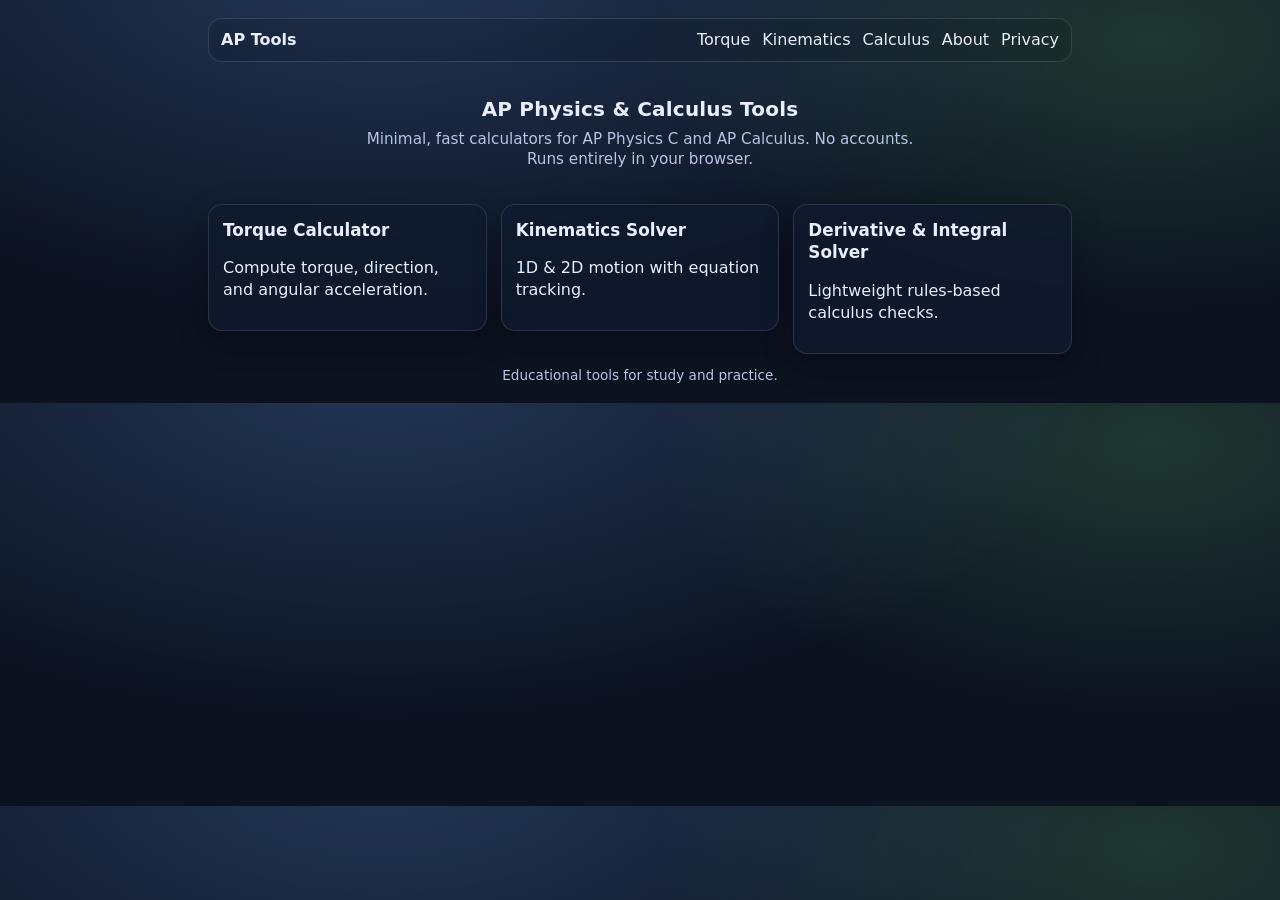
<file: index.html>
<!doctype html>
<html lang="en">
<head>
  <script async src="https://pagead2.googlesyndication.com/pagead/js/adsbygoogle.js?client=ca-pub-4190114655476686"
     crossorigin="anonymous"></script>
  
  <meta charset="utf-8" />
  <meta name="viewport" content="width=device-width, initial-scale=1" />

  <title>AP Tools</title>
  <meta name="description" content="Lightweight AP Physics C and AP Calculus tools: torque, kinematics, and derivative/integral practice solvers—fast, browser-only, no logins." />
  <link rel="canonical" href="https://yellown42.github.io/" />

  <!-- Open Graph -->
  <meta property="og:title" content="AP Tools" />
  <meta property="og:description" content="Lightweight AP Physics C and AP Calculus tools: torque, kinematics, and derivative/integral practice solvers—fast, browser-only, no logins." />
  <meta property="og:type" content="website" />
  <meta property="og:url" content="https://yellown42.github.io/" />

  <!-- Twitter -->
  <meta name="twitter:card" content="summary" />

  <!-- Theme -->
  <meta name="theme-color" content="#0b1220" />

  <!-- Favicons (see notes below) -->
  <link rel="icon" href="/assets/favicon.ico" sizes="any">
  <link rel="icon" href="/assets/favicon.svg" type="image/svg+xml">
  <link rel="apple-touch-icon" href="/assets/apple-touch-icon.png">

  <link rel="stylesheet" href="/assets/site.css" />
  <script src="/assets/site.js" defer></script>
</head>


<body>
  <div class="wrap">
    <!-- NAV -->
    <nav class="nav">
      <a class="brand" href="/">AP Tools</a>
      <div class="links">
        <a href="/torque-calculator/">Torque</a>
        <a href="/kinematics-solver/">Kinematics</a>
        <a href="/calculus-solver/">Calculus</a>
        <a href="/about/">About</a>
        <a href="/privacy-policy/">Privacy</a>
      </div>
    </nav>

    <!-- Hero -->
    <header class ="landing">
      <h1>AP Physics & Calculus Tools</h1>
      <p class="sub">
        Minimal, fast calculators for AP Physics C and AP Calculus.
        No accounts. Runs entirely in your browser.
      </p>
    </header>

    <!-- Tool links -->
    <section class="grid landing">
      <a class="card" href="/torque-calculator/">
        <h2>Torque Calculator</h2>
        <p>Compute torque, direction, and angular acceleration.</p>
      </a>

      <a class="card" href="/kinematics-solver/">
        <h2>Kinematics Solver</h2>
        <p>1D & 2D motion with equation tracking.</p>
      </a>

      <a class="card" href="/calculus-solver/">
        <h2>Derivative & Integral Solver</h2>
        <p>Lightweight rules-based calculus checks.</p>
      </a>
    </section>

    <footer>
      Educational tools for study and practice.
    </footer>
  </div>
</body>
</html>
</file>
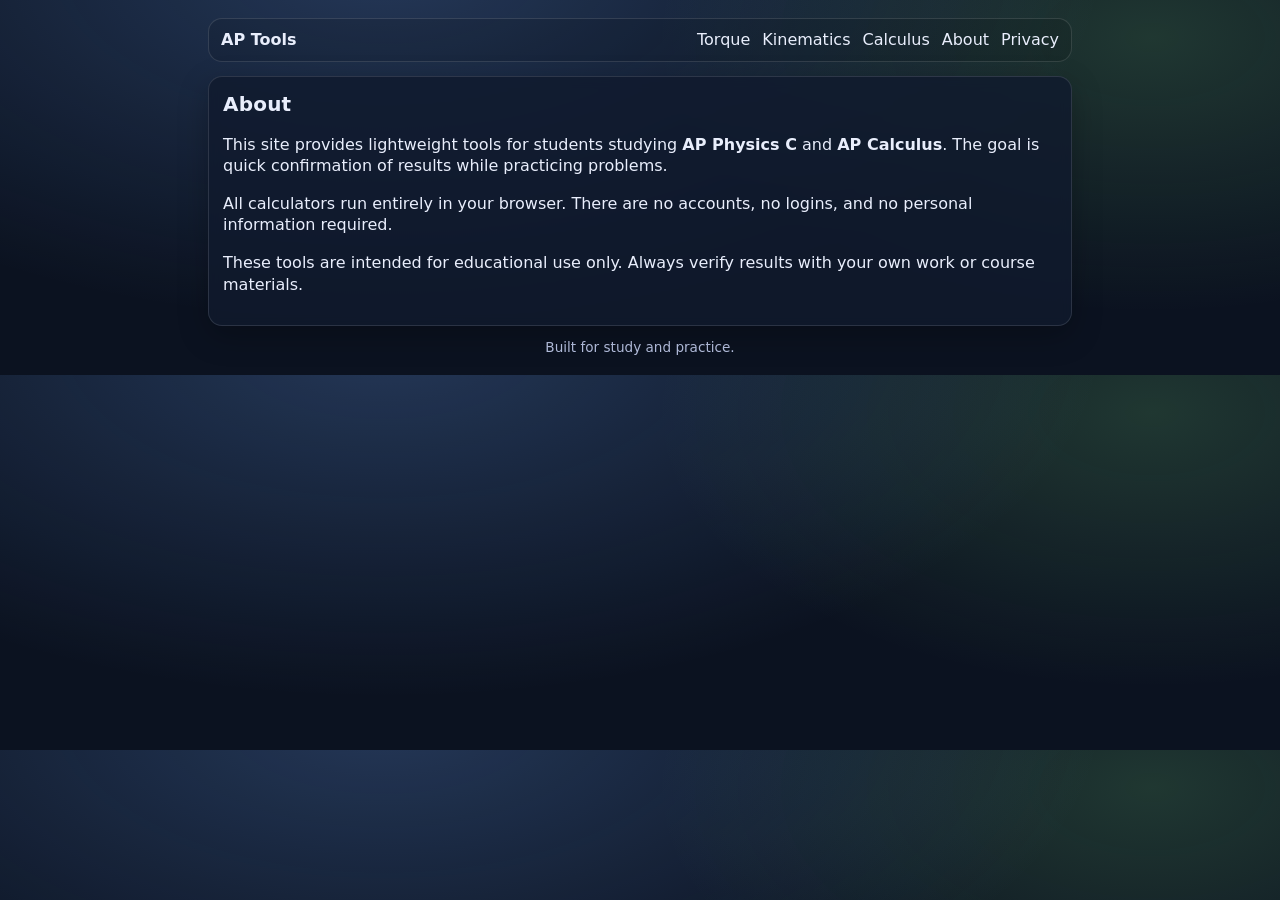
<file: about/index.html>
<!doctype html>
<html lang="en">
<head>
  <meta charset="utf-8" />
  <meta name="viewport" content="width=device-width, initial-scale=1" />

  <title>About | AP Tools</title>
  <meta name="description" content="About AP Tools: lightweight, browser-only calculators for AP Physics C and AP Calculus—no accounts, no tracking." />
  <link rel="canonical" href="https://yellown42.github.io/about/" />

  <!-- Open Graph -->
  <meta property="og:title" content="About | AP Tools" />
  <meta property="og:description" content="Learn what AP Tools is and what it supports: lightweight, browser-only calculators for AP Physics C and AP Calculus." />
  <meta property="og:type" content="website" />
  <meta property="og:url" content="https://yellown42.github.io/about/" />

  <!-- Twitter -->
  <meta name="twitter:card" content="summary" />

  <!-- Theme -->
  <meta name="theme-color" content="#0b1220" />

  <!-- Favicons -->
  <link rel="icon" href="/assets/favicon.ico" sizes="any">
  <link rel="icon" href="/assets/favicon.svg" type="image/svg+xml">
  <link rel="apple-touch-icon" href="/assets/apple-touch-icon.png">

  <link rel="stylesheet" href="/assets/site.css" />
</head>


<body>
  <div class="wrap">
    <nav class="nav">
      <a class="brand" href="/">AP Tools</a>
      <div class="links">
        <a href="/torque-calculator/">Torque</a>
        <a href="/kinematics-solver/">Kinematics</a>
        <a href="/calculus-solver/">Calculus</a>
        <a href="/about/">About</a>
        <a href="/privacy-policy/">Privacy</a>
      </div>
    </nav>

    <section class="card">
      <h1>About</h1>

      <p>
        This site provides lightweight tools for students studying
        <strong>AP Physics C</strong> and <strong>AP Calculus</strong>.
        The goal is quick confirmation of results while practicing problems.
      </p>

      <p>
        All calculators run entirely in your browser.
        There are no accounts, no logins, and no personal information required.
      </p>

      <p>
        These tools are intended for educational use only.
        Always verify results with your own work or course materials.
      </p>
    </section>

    <footer>
      Built for study and practice.
    </footer>
  </div>

  <script src="/assets/site.js"></script>
</body>
</html>
</file>
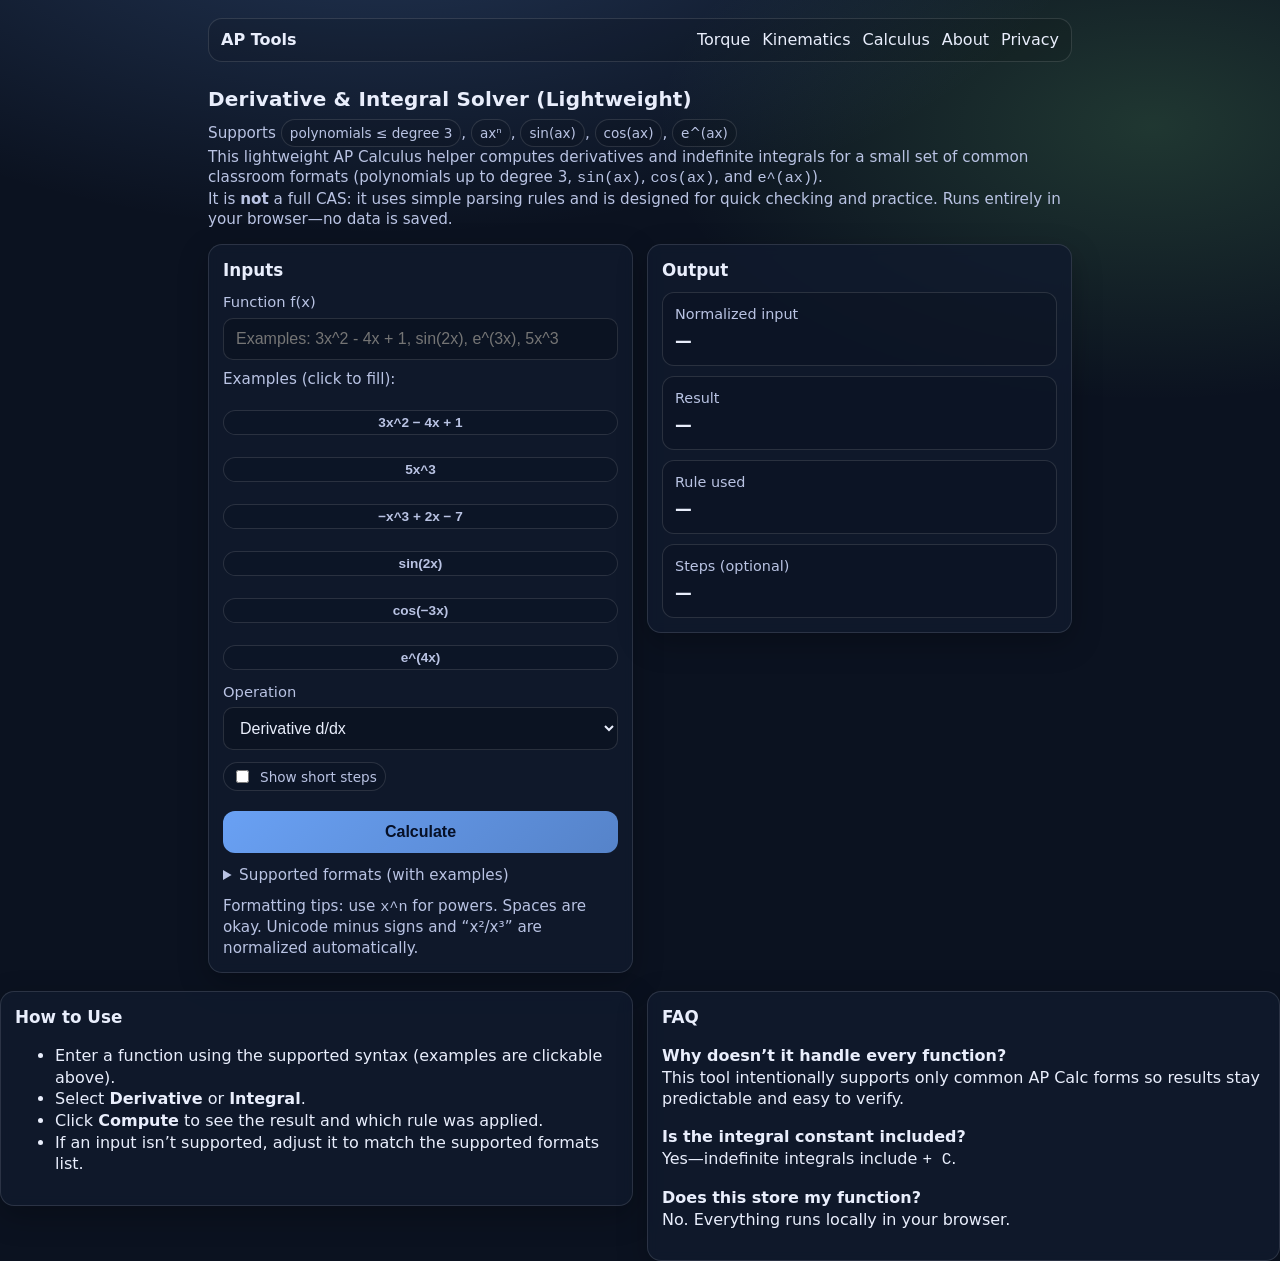
<file: calculus-solver/index.html>
<!doctype html>
<html lang="en">
<head>
  <meta charset="utf-8" />
  <meta name="viewport" content="width=device-width, initial-scale=1" />

  <title>AP Calculus — Derivative & Integral (Lightweight)</title>
  <meta name="description" content="Lightweight AP Calculus derivative and integral solver for polynomials (≤ degree 3) plus sin(ax), cos(ax), and e^(ax). Regex-based, not a full CAS." />
  <link rel="canonical" href="https://yellown42.github.io/calculus-solver/" />

  <!-- Open Graph -->
  <meta property="og:title" content="AP Calculus — Derivative & Integral (Lightweight)" />
  <meta property="og:description" content="Derivatives and integrals for simple AP Calc formats (polynomials ≤3, sin(ax), cos(ax), e^(ax)). Fast, browser-only." />
  <meta property="og:type" content="website" />
  <meta property="og:url" content="https://yellown42.github.io/calculus-solver/" />

  <!-- Twitter -->
  <meta name="twitter:card" content="summary" />

  <!-- Theme -->
  <meta name="theme-color" content="#0b1220" />

  <!-- Favicons -->
  <link rel="icon" href="/assets/favicon.ico" sizes="any">
  <link rel="icon" href="/assets/favicon.svg" type="image/svg+xml">
  <link rel="apple-touch-icon" href="/assets/apple-touch-icon.png">

  <link rel="stylesheet" href="/assets/site.css" />
  <script src="/assets/site.js" defer></script>
</head>


<body>
  <div class="wrap">
    <!-- NAV GOES HERE -->
    <nav class="nav">
      <a class="brand" href="/">AP Tools</a>
      <div class="links">
        <a href="/torque-calculator/">Torque</a>
        <a href="/kinematics-solver/">Kinematics</a>
        <a href="/calculus-solver/">Calculus</a>
        <a href="/about/">About</a>
        <a href="/privacy-policy/">Privacy</a>
      </div>
    </nav>
    <!-- NAV ENDS HERE -->

    <header>
      <h1>Derivative & Integral Solver (Lightweight)</h1>
      <p class="sub">
        Supports <span class="pill">polynomials ≤ degree 3</span>, <span class="pill">axⁿ</span>,
        <span class="pill">sin(ax)</span>, <span class="pill">cos(ax)</span>, <span class="pill">e^(ax)</span>
      </p>
    
<p class="sub">This lightweight AP Calculus helper computes derivatives and indefinite integrals for a small set of common classroom formats (polynomials up to degree 3, <code>sin(ax)</code>, <code>cos(ax)</code>, and <code>e^(ax)</code>).</p>
<p class="sub">It is <strong>not</strong> a full CAS: it uses simple parsing rules and is designed for quick checking and practice. Runs entirely in your browser—no data is saved.</p>
</header>

    <div class="grid">
      <!-- INPUTS -->
      <section class="card" aria-label="Inputs">
        <h2>Inputs</h2>

        <label for="fn">Function f(x)</label>
        <input id="fn" type="text" placeholder="Examples: 3x^2 - 4x + 1, sin(2x), e^(3x), 5x^3" />

        <!-- Clickable examples -->
        <div class="sub" style="margin-top:8px; line-height:1.45">
          Examples (click to fill):
          <div id="examples" style="display:flex; flex-wrap:wrap; gap:8px; margin-top:6px;">
            <button type="button" class="pill ex" data-ex="3x^2 - 4x + 1">3x^2 − 4x + 1</button>
            <button type="button" class="pill ex" data-ex="5x^3">5x^3</button>
            <button type="button" class="pill ex" data-ex="-x^3 + 2x - 7">−x^3 + 2x − 7</button>
            <button type="button" class="pill ex" data-ex="sin(2x)">sin(2x)</button>
            <button type="button" class="pill ex" data-ex="cos(-3x)">cos(−3x)</button>
            <button type="button" class="pill ex" data-ex="e^(4x)">e^(4x)</button>
          </div>
        </div>

        <label for="op" style="margin-top:12px;">Operation</label>
        <select id="op">
          <option value="derivative">Derivative d/dx</option>
          <option value="integral">Indefinite integral ∫ f(x) dx</option>
        </select>

        <label class="pill" style="display:inline-flex; gap:8px; align-items:center; margin-top:12px;">
          <input id="steps" type="checkbox" style="width:auto" />
          Show short steps
        </label>

        <button id="calcBtn" type="button">Calculate</button>
        <div id="msg" class="msg"></div>

        <!-- Supported formats (explicit + student-friendly) -->
        <details style="margin-top:12px;">
          <summary class="sub" style="cursor:pointer;">Supported formats (with examples)</summary>
          <div class="sub" style="margin-top:8px; line-height:1.55">
            <div><strong>Polynomials (degree 0–3)</strong></div>
            <div>• <code>3x^2 - 4x + 1</code></div>
            <div>• <code>-x^3 + 2x - 7</code></div>
            <div>• <code>x</code>, <code>x^2</code>, <code>5</code></div>

            <div style="margin-top:10px;"><strong>Trig (whole expression must match)</strong></div>
            <div>• <code>sin(2x)</code>, <code>cos(-3x)</code>, <code>sin(x)</code></div>

            <div style="margin-top:10px;"><strong>Exponential (whole expression must match)</strong></div>
            <div>• <code>e^(4x)</code>, <code>e^(x)</code>, <code>e^(-2x)</code></div>

            <div style="margin-top:10px;"><strong>What is NOT supported</strong></div>
            <div>• Products like <code>(x+1)(x-2)</code> or <code>x·sin(x)</code></div>
            <div>• Quotients like <code>(x^2+1)/(x-1)</code></div>
            <div>• <code>ln(x)</code>, <code>tan(x)</code>, nested functions like <code>sin(x^2)</code></div>
            <div>• General parentheses/simplification (this is not a CAS)</div>
          </div>
        </details>

        <p class="sub" style="margin-top:10px">
          Formatting tips: use <code>x^n</code> for powers. Spaces are okay. Unicode minus signs and “x²/x³” are normalized automatically.
        </p>
      </section>

      <!-- OUTPUTS -->
      <section class="card" aria-label="Outputs">
        <h2>Output</h2>
        <div class="out">
          <div class="kv">
            <div class="k">Normalized input</div>
            <div id="normOut" class="v">—</div>
          </div>
          <div class="kv">
            <div class="k">Result</div>
            <div id="result" class="v">—</div>
          </div>
          <div class="kv">
            <div class="k">Rule used</div>
            <div id="rule" class="v">—</div>
          </div>
          <div class="kv">
            <div class="k">Steps (optional)</div>
            <div id="stepOut" class="v">—</div>
          </div>
        </div>
      </section>
    </div>
  </div>

  
    

    <div class="grid">
      <div class="card">
        <h2>How to Use</h2>
        <ul>
          <li>Enter a function using the supported syntax (examples are clickable above).</li>
          <li>Select <strong>Derivative</strong> or <strong>Integral</strong>.</li>
          <li>Click <strong>Compute</strong> to see the result and which rule was applied.</li>
          <li>If an input isn’t supported, adjust it to match the supported formats list.</li>
        </ul>
      </div>
      <div class="card">
        <h2>FAQ</h2>
        <p><strong>Why doesn’t it handle every function?</strong><br>
        This tool intentionally supports only common AP Calc forms so results stay predictable and easy to verify.</p>

        <p><strong>Is the integral constant included?</strong><br>
        Yes—indefinite integrals include <code>+ C</code>.</p>

        <p><strong>Does this store my function?</strong><br>
        No. Everything runs locally in your browser.</p>
      </div>

</div>

<script>
    // ==========================================================
    // Lightweight AP Calc Differentiation/Integration (Regex-based)
    // ==========================================================
    // Narrow scope by design. We support:
    //   1) Single-term power form: a x^n  (also a x, x^n, x, constants)
    //   2) sin(a x), cos(a x)
    //   3) e^(a x)
    //   4) Polynomials up to degree 3 (sum of terms)
    //
    // We do NOT support: products of non-constants, quotients, ln, tan,
    // nested functions, arbitrary parentheses, or general simplification.
    //
    // Key UX upgrades:
    //   - Clickable examples below the function field
    //   - Stronger normalization of user input to reduce "formatting" errors
    //   - Clear supported-format list (keeps it narrow; not a CAS)
    //
    // Key math rules used:
    //   Power rule (derivative): d/dx [a x^n] = a*n*x^(n-1)
    //   Power rule (integral):   ∫ a x^n dx = a/(n+1) * x^(n+1) + C (n != -1)
    //   Constant rule: d/dx[c]=0; ∫c dx = c x + C
    //   sin chain: d/dx[sin(ax)] = a cos(ax)
    //   cos chain: d/dx[cos(ax)] = -a sin(ax)
    //   exp chain: d/dx[e^(ax)]  = a e^(ax)
    //   sin integral: ∫ sin(ax) dx = -(1/a) cos(ax) + C
    //   cos integral: ∫ cos(ax) dx = (1/a) sin(ax) + C
    //   exp integral: ∫ e^(ax) dx  = (1/a) e^(ax) + C

    const $ = (id) => document.getElementById(id);
    const fnEl = $("fn");
    const opEl = $("op");
    const stepsEl = $("steps");
    const btn = $("calcBtn");
    const msgEl = $("msg");
    const normOutEl = $("normOut");
    const resultEl = $("result");
    const ruleEl = $("rule");
    const stepOutEl = $("stepOut");

    // Example buttons: insert example and run normalization preview
    document.getElementById("examples").addEventListener("click", (e) => {
      const b = e.target.closest("button.ex");
      if (!b) return;
      fnEl.value = b.dataset.ex || "";
      fnEl.focus();
      // Optional: auto-run? keep lightweight: just preview normalized form
      const { normalized } = normalizeInput(fnEl.value);
      normOutEl.textContent = normalized || "—";
    });

    function showMsg(text, kind) {
      msgEl.className = "msg " + (kind || "ok");
      msgEl.textContent = text;
      msgEl.style.display = "block";
    }
    function clearMsg() {
      msgEl.className = "msg";
      msgEl.textContent = "";
      msgEl.style.display = "none";
    }

    // ---------- Formatting helpers ----------
    function isInt(n){ return Number.isFinite(n) && Math.abs(n - Math.round(n)) < 1e-10; }

    function numToStr(n) {
      if (!Number.isFinite(n)) return "NaN";
      if (Math.abs(n) < 1e-12) n = 0; // clean tiny -0
      if (isInt(n)) return String(Math.round(n));
      return Number.parseFloat(n.toPrecision(6)).toString();
    }

    function termToStr(coef, exp) {
      if (Math.abs(coef) < 1e-12) return ""; // omit zero term
      const sign = coef < 0 ? "-" : "+";
      const a = Math.abs(coef);

      let core = "";
      if (exp === 0) {
        core = numToStr(a);
      } else if (exp === 1) {
        core = (Math.abs(a - 1) < 1e-12) ? "x" : `${numToStr(a)}x`;
      } else {
        core = (Math.abs(a - 1) < 1e-12) ? `x^${exp}` : `${numToStr(a)}x^${exp}`;
      }
      return { sign, core };
    }

    function joinTerms(terms) {
      const parts = [];
      for (const t of terms) {
        const out = termToStr(t.coef, t.exp);
        if (!out) continue;
        if (parts.length === 0) {
          parts.push(out.sign === "-" ? `-${out.core}` : out.core);
        } else {
          parts.push(`${out.sign} ${out.core}`);
        }
      }
      return parts.length ? parts.join(" ") : "0";
    }

    // ==========================================================
    // Normalization logic (UX)
    // ==========================================================
    // We keep parsing regex-based, but we normalize common student input issues:
    //   1) Trim leading/trailing spaces
    //   2) Convert Unicode minus variants (−, –) to "-"
    //   3) Convert Unicode superscripts: x² -> x^2, x³ -> x^3
    //   4) Normalize exponent symbol: "x**2" -> "x^2"
    //   5) Remove all remaining spaces (parser expects compact)
    //   6) Lowercase everything (Sin -> sin, E^(...) -> e^(...))
    //   7) Normalize "e^(...)" variants: "e^(" and "e^" with parentheses are supported;
    //      we do NOT attempt to rewrite "exp(...)" or "e^{...}" to keep scope narrow.
    //
    // Return both:
    //   - normalized: string used for parsing
    //   - notes: small list of what was changed (optional)

    function normalizeInput(raw) {
      if (raw == null) return { normalized: "", notes: [] };

      let s = String(raw);
      const notes = [];

      const beforeTrim = s;
      s = s.trim();
      if (s !== beforeTrim) notes.push("trimmed spaces");

      // normalize common minus characters to "-"
      const beforeMinus = s;
      s = s.replace(/[−–—]/g, "-");
      if (s !== beforeMinus) notes.push("normalized minus sign");

      // normalize unicode superscripts commonly typed: ² ³
      // We only support degree up to 3 anyway.
      const beforeSup = s;
      s = s.replace(/x²/gi, "x^2").replace(/x³/gi, "x^3");
      if (s !== beforeSup) notes.push("converted x²/x³ to x^2/x^3");

      // normalize ** to ^
      const beforePow = s;
      s = s.replace(/\*\*/g, "^");
      if (s !== beforePow) notes.push("converted ** to ^");

      // remove spaces/tabs inside (parser works on compact string)
      const beforeWS = s;
      s = s.replace(/\s+/g, "");
      if (s !== beforeWS) notes.push("removed inner whitespace");

      // lowercase for matching sin/cos/e
      const beforeCase = s;
      s = s.toLowerCase();
      if (s !== beforeCase) notes.push("lowercased function names");

      // normalize "+-" occurrences that can appear from copy/paste "x + -2"
      const beforePM = s;
      s = s.replace(/\+\-/g, "-");
      if (s !== beforePM) notes.push("normalized '+-' to '-'");

      return { normalized: s, notes };
    }

    // ---------- Regex-based parsers ----------
    function parseA(s) {
      if (s === "" || s === "+") return 1;
      if (s === "-") return -1;
      const n = Number(s);
      return Number.isFinite(n) ? n : NaN;
    }

    function parseAxInside(s) {
      // Parse "ax" where a can be omitted: "x", "-x", "2x", "-3.5x"
      const m = s.match(/^([+\-]?\d*\.?\d*)x$/);
      if (!m) return NaN;
      return parseA(m[1]);
    }

    function parseTrigOrExp(expr) {
      // Whole-expression matches only.
      // sin(ax), cos(ax), e^(ax) where ax is like x, -x, 2x, -3x
      let m;

      m = expr.match(/^sin\(([^)]+)\)$/);
      if (m) {
        const a = parseAxInside(m[1]);
        if (!Number.isFinite(a)) return null;
        return { type:"sin", a };
      }

      m = expr.match(/^cos\(([^)]+)\)$/);
      if (m) {
        const a = parseAxInside(m[1]);
        if (!Number.isFinite(a)) return null;
        return { type:"cos", a };
      }

      m = expr.match(/^e\^\(([^)]+)\)$/);
      if (m) {
        const a = parseAxInside(m[1]);
        if (!Number.isFinite(a)) return null;
        return { type:"exp", a };
      }

      return null;
    }

    function parsePoly(expr) {
      // Polynomials up to degree 3:
      //   3x^2-4x+1
      //   -x^3+2x-7
      //   x^2, 5, x
      if (expr === "") return null;

      const standardized = expr.replace(/-/g, "+-");
      const rawTerms = standardized.split("+").filter(t => t !== "");

      const map = new Map(); // exp -> coef

      for (const term of rawTerms) {
        let coef, exp;

        // x^n term (n = 0..3)
        let m = term.match(/^([+\-]?\d*\.?\d*)x\^([0-3])$/);
        if (m) {
          coef = parseA(m[1]);
          exp = Number(m[2]);
        } else {
          // x term
          m = term.match(/^([+\-]?\d*\.?\d*)x$/);
          if (m) {
            coef = parseA(m[1]);
            exp = 1;
          } else {
            // constant
            m = term.match(/^([+\-]?\d*\.?\d+)$/);
            if (m) {
              coef = Number(m[1]);
              exp = 0;
            } else {
              return null;
            }
          }
        }

        if (!Number.isFinite(coef)) return null;
        if (exp < 0 || exp > 3) return null;

        map.set(exp, (map.get(exp) || 0) + coef);
      }

      const terms = Array.from(map.entries())
        .map(([exp, coef]) => ({ exp, coef }))
        .filter(t => Math.abs(t.coef) > 1e-12)
        .sort((a,b) => b.exp - a.exp);

      return terms.length ? terms : [{coef:0, exp:0}];
    }

    // ---------- Compute derivative/integral ----------
    function derivePoly(terms) {
      const out = [];
      const steps = [];

      for (const t of terms) {
        const {coef:a, exp:n} = t;
        if (n === 0) {
          steps.push(`d/dx(${numToStr(a)}) = 0 (constant rule)`);
          continue;
        }
        const newCoef = a * n;
        const newExp = n - 1;
        steps.push(`d/dx(${numToStr(a)}x^${n}) = ${numToStr(a)}·${n}·x^${newExp} = ${numToStr(newCoef)}x^${newExp}`);
        out.push({coef:newCoef, exp:newExp});
      }

      const map = new Map();
      for (const t of out) map.set(t.exp, (map.get(t.exp) || 0) + t.coef);
      const combined = Array.from(map.entries())
        .map(([exp, coef]) => ({exp, coef}))
        .filter(t => Math.abs(t.coef) > 1e-12)
        .sort((a,b)=>b.exp-a.exp);

      return { result: joinTerms(combined.length ? combined : [{coef:0,exp:0}]), steps };
    }

    function integratePoly(terms) {
      const out = [];
      const steps = [];

      for (const t of terms) {
        const {coef:a, exp:n} = t;

        if (n === 0) {
          steps.push(`∫ ${numToStr(a)} dx = ${numToStr(a)}x + C (constant rule)`);
          out.push({coef:a, exp:1});
          continue;
        }

        const newExp = n + 1;
        const newCoef = a / (n + 1);
        steps.push(`∫ ${numToStr(a)}x^${n} dx = ${numToStr(a)}/(${n+1}) · x^${newExp} = ${numToStr(newCoef)}x^${newExp}`);
        out.push({coef:newCoef, exp:newExp});
      }

      const map = new Map();
      for (const t of out) map.set(t.exp, (map.get(t.exp) || 0) + t.coef);
      const combined = Array.from(map.entries())
        .map(([exp, coef]) => ({exp, coef}))
        .filter(t => Math.abs(t.coef) > 1e-12)
        .sort((a,b)=>b.exp-a.exp);

      return { result: joinTerms(combined) + " + C", steps };
    }

    function deriveTrigExp(node) {
      const a = node.a;
      const inner = (Math.abs(a - 1) < 1e-12) ? "x" : `${numToStr(a)}x`;

      if (node.type === "sin") {
        return {
          result: `${numToStr(a)}cos(${inner})`,
          rule: "Chain rule (sin)",
          steps: [`d/dx[sin(${inner})] = cos(${inner})·d/dx(${inner}) = cos(${inner})·${numToStr(a)} = ${numToStr(a)}cos(${inner})`]
        };
      }

      if (node.type === "cos") {
        return {
          result: `${numToStr(-a)}sin(${inner})`,
          rule: "Chain rule (cos)",
          steps: [`d/dx[cos(${inner})] = -sin(${inner})·d/dx(${inner}) = -sin(${inner})·${numToStr(a)} = ${numToStr(-a)}sin(${inner})`]
        };
      }

      if (node.type === "exp") {
        return {
          result: `${numToStr(a)}e^(${inner})`,
          rule: "Chain rule (exponential)",
          steps: [`d/dx[e^(${inner})] = e^(${inner})·d/dx(${inner}) = e^(${inner})·${numToStr(a)} = ${numToStr(a)}e^(${inner})`]
        };
      }

      return null;
    }

    function integrateTrigExp(node) {
      const a = node.a;
      if (Math.abs(a) < 1e-12) {
        return { error: "For sin(ax), cos(ax), or e^(ax), the inner 'ax' must have a ≠ 0." };
      }

      const inner = (Math.abs(a - 1) < 1e-12) ? "x" : `${numToStr(a)}x`;

      if (node.type === "sin") {
        const coef = -1 / a;
        return {
          result: `${numToStr(coef)}cos(${inner}) + C`,
          rule: "Reverse chain rule (sin)",
          steps: [`∫ sin(${inner}) dx = -(1/${numToStr(a)})cos(${inner}) + C = ${numToStr(coef)}cos(${inner}) + C`]
        };
      }

      if (node.type === "cos") {
        const coef = 1 / a;
        return {
          result: `${numToStr(coef)}sin(${inner}) + C`,
          rule: "Reverse chain rule (cos)",
          steps: [`∫ cos(${inner}) dx = (1/${numToStr(a)})sin(${inner}) + C = ${numToStr(coef)}sin(${inner}) + C`]
        };
      }

      if (node.type === "exp") {
        const coef = 1 / a;
        return {
          result: `${numToStr(coef)}e^(${inner}) + C`,
          rule: "Reverse chain rule (exponential)",
          steps: [`∫ e^(${inner}) dx = (1/${numToStr(a)})e^(${inner}) + C = ${numToStr(coef)}e^(${inner}) + C`]
        };
      }

      return null;
    }

    function unsupported() {
      return "Unsupported input. Try: 3x^2-4x+1, 5x^3, sin(2x), cos(-3x), e^(4x).";
    }

    btn.addEventListener("click", () => {
      clearMsg();

      const raw = fnEl.value;
      const op = opEl.value;
      const wantSteps = stepsEl.checked;

      // Normalize (student-friendly) then parse using regex
      const norm = normalizeInput(raw);
      const expr = norm.normalized;

      normOutEl.textContent = expr || "—";

      if (!expr) {
        showMsg("Enter a function f(x).", "error");
        resultEl.textContent = "—";
        ruleEl.textContent = "—";
        stepOutEl.textContent = "—";
        return;
      }

      // Optional gentle message about what changed
      if (norm.notes.length) {
        showMsg("Normalized input: " + norm.notes.join(", ") + ".", "ok");
      }

      // 1) Try trig/exp whole-expression parse
      const special = parseTrigOrExp(expr);
      if (special) {
        if (op === "derivative") {
          const out = deriveTrigExp(special);
          resultEl.textContent = out.result;
          ruleEl.textContent = out.rule;
          stepOutEl.textContent = wantSteps ? out.steps.join("\n") : "—";
          return;
        } else {
          const out = integrateTrigExp(special);
          if (out.error) {
            showMsg(out.error, "error");
            resultEl.textContent = "—";
            ruleEl.textContent = "—";
            stepOutEl.textContent = "—";
            return;
          }
          resultEl.textContent = out.result;
          ruleEl.textContent = out.rule;
          stepOutEl.textContent = wantSteps ? out.steps.join("\n") : "—";
          return;
        }
      }

      // 2) Try polynomial parse (sum of terms) up to degree 3
      const poly = parsePoly(expr);
      if (!poly) {
        showMsg(unsupported(), "error");
        resultEl.textContent = "—";
        ruleEl.textContent = "—";
        stepOutEl.textContent = "—";
        return;
      }

      if (op === "derivative") {
        const out = derivePoly(poly);
        resultEl.textContent = out.result;
        ruleEl.textContent = "Power rule + constant rule (term-by-term)";
        stepOutEl.textContent = wantSteps ? out.steps.join("\n") : "—";
      } else {
        const out = integratePoly(poly);
        resultEl.textContent = out.result;
        ruleEl.textContent = "Power rule (integrals) + constant rule (term-by-term)";
        stepOutEl.textContent = wantSteps ? out.steps.join("\n") : "—";
      }
    });

    // Live preview normalized input as user types (tiny usability win)
    fnEl.addEventListener("input", () => {
      const { normalized } = normalizeInput(fnEl.value);
      normOutEl.textContent = normalized ? normalized : "—";
    });
  </script>
</body>
</html>
</file>
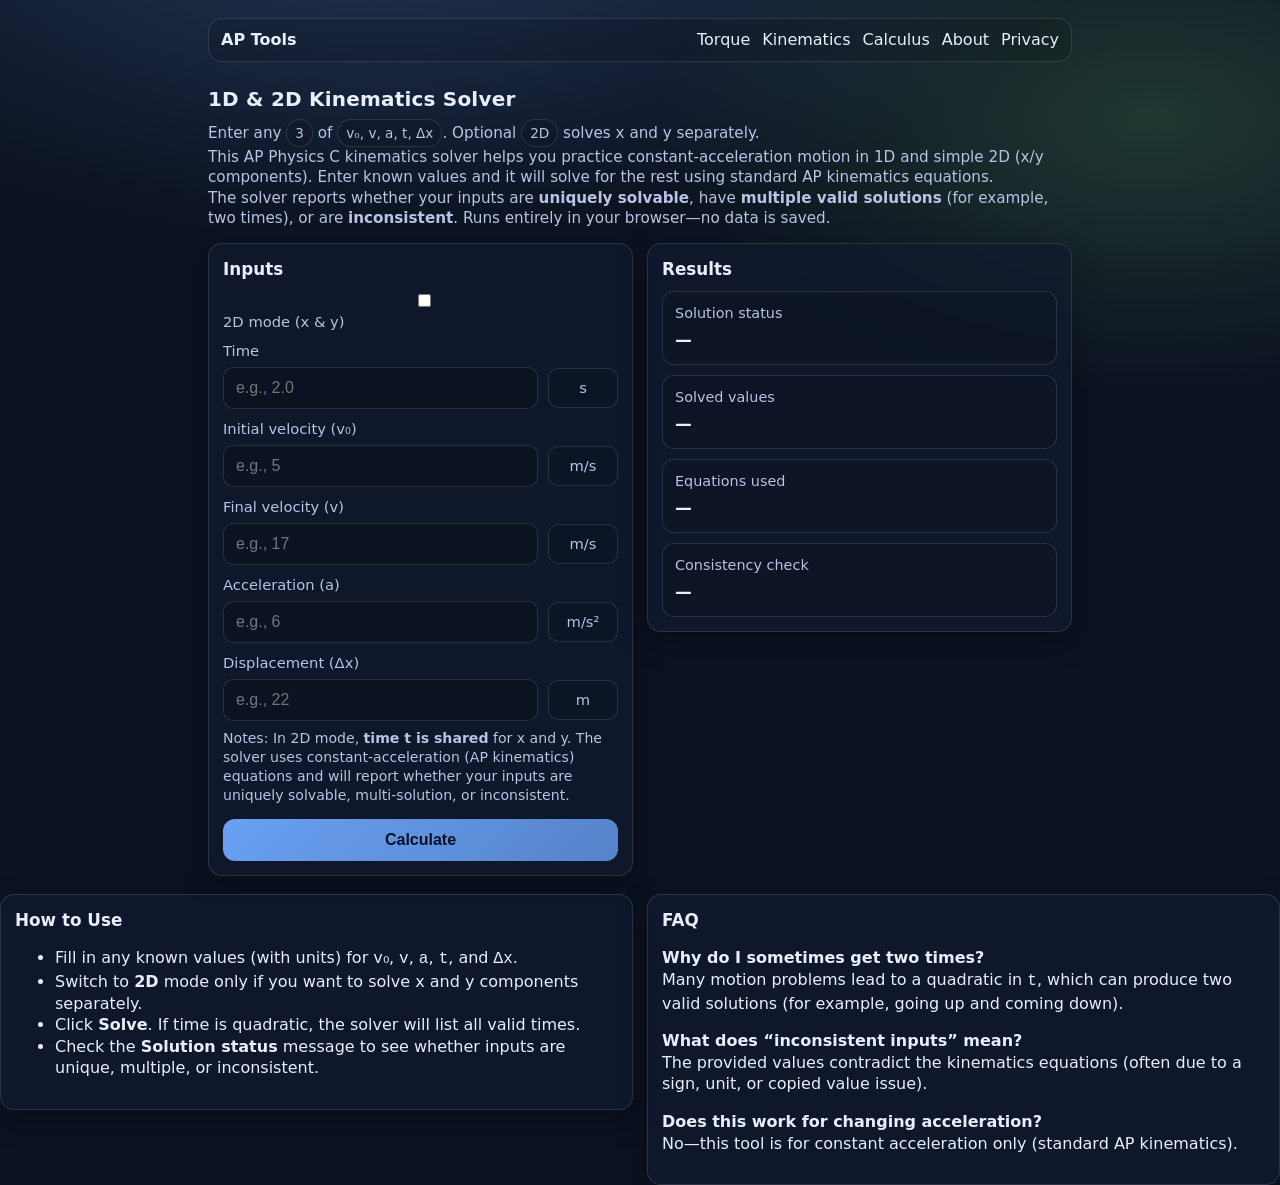
<file: kinematics-solver/index.html>
<!doctype html>
<html lang="en">
<head>
  <meta charset="utf-8" />
  <meta name="viewport" content="width=device-width, initial-scale=1" />

  <title>AP Physics C — 1D & 2D Kinematics Solver</title>
  <meta name="description" content="AP Physics C kinematics solver for 1D and 2D motion. Enter known values and get uniquely solvable, multi-solution, or inconsistent results." />
  <link rel="canonical" href="https://yellown42.github.io/kinematics-solver/" />

  <!-- Open Graph -->
  <meta property="og:title" content="AP Physics C — 1D & 2D Kinematics Solver" />
  <meta property="og:description" content="Solve constant-acceleration kinematics (1D/2D) and see whether inputs give a unique solution, multiple solutions, or inconsistency." />
  <meta property="og:type" content="website" />
  <meta property="og:url" content="https://yellown42.github.io/kinematics-solver/" />

  <!-- Twitter -->
  <meta name="twitter:card" content="summary" />

  <!-- Theme -->
  <meta name="theme-color" content="#0b1220" />

  <!-- Favicons -->
  <link rel="icon" href="/assets/favicon.ico" sizes="any">
  <link rel="icon" href="/assets/favicon.svg" type="image/svg+xml">
  <link rel="apple-touch-icon" href="/assets/apple-touch-icon.png">

  <link rel="stylesheet" href="/assets/site.css" />
  <script src="/assets/site.js" defer></script>
</head>


<body>
  <div class="wrap">

    <!-- NAV GOES HERE -->
    <nav class="nav">
      <a class="brand" href="/">AP Tools</a>
      <div class="links">
        <a href="/torque-calculator/">Torque</a>
        <a href="/kinematics-solver/">Kinematics</a>
        <a href="/calculus-solver/">Calculus</a>
        <a href="/about/">About</a>
        <a href="/privacy-policy/">Privacy</a>
      </div>
    </nav>
    <!-- NAV ENDS HERE -->

    <header>
      <h1>1D & 2D Kinematics Solver</h1>
      <p class="sub">Enter any <span class="pill">3</span> of <span class="pill">v₀, v, a, t, Δx</span>. Optional <span class="pill">2D</span> solves x and y separately.</p>
    
<p class="sub">This AP Physics C kinematics solver helps you practice constant-acceleration motion in 1D and simple 2D (x/y components). Enter known values and it will solve for the rest using standard AP kinematics equations.</p>
<p class="sub">The solver reports whether your inputs are <strong>uniquely solvable</strong>, have <strong>multiple valid solutions</strong> (for example, two times), or are <strong>inconsistent</strong>. Runs entirely in your browser—no data is saved.</p>
</header>

    <div class="grid">
      <!-- INPUTS -->
      <section class="card" aria-label="Inputs">
        <div class="topbar">
          <h2 style="margin:0">Inputs</h2>
          <label class="toggle" title="Toggle 2D (projectile) mode">
            <input id="mode2d" type="checkbox" />
            2D mode (x & y)
          </label>
        </div>

        <!-- Shared time (used in both 1D and 2D) -->
        <label for="t_shared">Time</label>
        <div class="row">
          <input id="t_shared" type="number" inputmode="decimal" step="any" placeholder="e.g., 2.0" />
          <div class="unit">s</div>
        </div>

        <!-- 1D inputs -->
        <div id="oneDBox">
          <label for="v0_1d">Initial velocity (v₀)</label>
          <div class="row">
            <input id="v0_1d" type="number" inputmode="decimal" step="any" placeholder="e.g., 5" />
            <div class="unit">m/s</div>
          </div>

          <label for="v_1d">Final velocity (v)</label>
          <div class="row">
            <input id="v_1d" type="number" inputmode="decimal" step="any" placeholder="e.g., 17" />
            <div class="unit">m/s</div>
          </div>

          <label for="a_1d">Acceleration (a)</label>
          <div class="row">
            <input id="a_1d" type="number" inputmode="decimal" step="any" placeholder="e.g., 6" />
            <div class="unit">m/s²</div>
          </div>

          <label for="x_1d">Displacement (Δx)</label>
          <div class="row">
            <input id="x_1d" type="number" inputmode="decimal" step="any" placeholder="e.g., 22" />
            <div class="unit">m</div>
          </div>
        </div>

        <!-- 2D inputs -->
        <div id="twoDBox" style="display:none">
          <div class="twoCols">
            <div class="kv">
              <div class="k">x-direction (horizontal)</div>

              <label for="v0_x">Initial velocity (v₀x)</label>
              <div class="row">
                <input id="v0_x" type="number" inputmode="decimal" step="any" placeholder="e.g., 12" />
                <div class="unit">m/s</div>
              </div>

              <label for="v_x">Final velocity (vx)</label>
              <div class="row">
                <input id="v_x" type="number" inputmode="decimal" step="any" placeholder="e.g., 12" />
                <div class="unit">m/s</div>
              </div>

              <label for="a_x">Acceleration (ax)</label>
              <div class="row">
                <input id="a_x" type="number" inputmode="decimal" step="any" placeholder="e.g., 0" />
                <div class="unit">m/s²</div>
              </div>

              <label for="x_x">Displacement (Δx)</label>
              <div class="row">
                <input id="x_x" type="number" inputmode="decimal" step="any" placeholder="e.g., 24" />
                <div class="unit">m</div>
              </div>
            </div>

            <div class="kv">
              <div class="k">y-direction (vertical)</div>

              <label for="v0_y">Initial velocity (v₀y)</label>
              <div class="row">
                <input id="v0_y" type="number" inputmode="decimal" step="any" placeholder="e.g., 8" />
                <div class="unit">m/s</div>
              </div>

              <label for="v_y">Final velocity (vy)</label>
              <div class="row">
                <input id="v_y" type="number" inputmode="decimal" step="any" placeholder="e.g., -6" />
                <div class="unit">m/s</div>
              </div>

              <label for="a_y">Acceleration (ay)</label>
              <div class="row">
                <input id="a_y" type="number" inputmode="decimal" step="any" placeholder="e.g., -9.8" />
                <div class="unit">m/s²</div>
              </div>

              <label for="x_y">Displacement (Δy)</label>
              <div class="row">
                <input id="x_y" type="number" inputmode="decimal" step="any" placeholder="e.g., 0" />
                <div class="unit">m</div>
              </div>
            </div>
          </div>
        </div>

        <p class="hint">
          Notes: In 2D mode, <strong>time t is shared</strong> for x and y. The solver uses constant-acceleration (AP kinematics) equations and will report whether your inputs are uniquely solvable, multi-solution, or inconsistent.
        </p>

        <button id="calcBtn" type="button">Calculate</button>
        <div id="msg" class="msg"></div>
      </section>

      <!-- OUTPUTS -->
      <section class="card" aria-label="Outputs">
        <h2>Results</h2>

        <div id="results" class="out">
          <div class="kv">
            <div class="k">Solution status</div>
            <div id="statusBox" class="v">—</div>
          </div>

          <div class="kv">
            <div class="k">Solved values</div>
            <div id="solvedBox" class="v">—</div>
          </div>

          <div class="kv">
            <div class="k">Equations used</div>
            <div id="eqBox" class="v">—</div>
          </div>

          <div class="kv">
            <div class="k">Consistency check</div>
            <div id="checkBox" class="v">—</div>
          </div>
        </div>
      </section>
    </div>
  </div>

  
    

    <div class="grid">
      <div class="card">
        <h2>How to Use</h2>
        <ul>
          <li>Fill in any known values (with units) for <code>v₀</code>, <code>v</code>, <code>a</code>, <code>t</code>, and <code>Δx</code>.</li>
          <li>Switch to <strong>2D</strong> mode only if you want to solve x and y components separately.</li>
          <li>Click <strong>Solve</strong>. If time is quadratic, the solver will list all valid times.</li>
          <li>Check the <strong>Solution status</strong> message to see whether inputs are unique, multiple, or inconsistent.</li>
        </ul>
      </div>
      <div class="card">
        <h2>FAQ</h2>
        <p><strong>Why do I sometimes get two times?</strong><br>
        Many motion problems lead to a quadratic in <code>t</code>, which can produce two valid solutions (for example, going up and coming down).</p>

        <p><strong>What does “inconsistent inputs” mean?</strong><br>
        The provided values contradict the kinematics equations (often due to a sign, unit, or copied value issue).</p>

        <p><strong>Does this work for changing acceleration?</strong><br>
        No—this tool is for constant acceleration only (standard AP kinematics).</p>
      </div>

</div>

<script>
    // ==========================================
    // AP Physics C Kinematics Solver (1D + 2D)
    // ==========================================
    // Goal:
    //   Detect and clearly report:
    //     ✅ uniquely solvable inputs
    //     ⚠️ multiple solutions (e.g., quadratic time)
    //     ❌ inconsistent inputs
    //
    // Constraints honored:
    //   - Standard constant-acceleration kinematics equations only.
    //   - No external libraries.
    //   - All math client-side.
    //
    // Variables per axis:
    //   v0 = initial velocity
    //   v  = final velocity
    //   a  = acceleration
    //   t  = time (shared in 2D)
    //   x  = displacement (Δx or Δy)
    //
    // Standard kinematics (per axis):
    //   (1) v  = v0 + a t
    //   (2) x  = v0 t + (1/2) a t^2
    //   (3) x  = v t  - (1/2) a t^2
    //   (4) v^2 = v0^2 + 2 a x
    //   (5) x  = ((v0 + v)/2) t
    //
    // Key upgrade in this version:
    //   We don't "pick a root" early.
    //   Instead, we track a *set of candidate states* and branch whenever an equation
    //   yields multiple valid solutions (quadratic or ± square root).
    //
    // Final classification:
    //   - If 0 consistent states -> ❌ inconsistent inputs
    //   - If 1 consistent state  -> ✅ uniquely solvable
    //   - If >1 consistent states -> ⚠️ multiple solutions (includes underdetermined/multi-root)
    //
    // Notes:
    //   - We treat time solutions as valid if they are finite.
    //   - By default, we display t >= 0 solutions; however if your inputs explicitly include
    //     negative time, we allow it. (Physics-wise, usually t >= 0.)
    //   - We deduplicate near-identical solutions using rounding/tolerance.

    const $ = (id) => document.getElementById(id);

    const mode2d = $("mode2d");
    const oneDBox = $("oneDBox");
    const twoDBox = $("twoDBox");
    const btn = $("calcBtn");
    const msgEl = $("msg");

    const statusBox = $("statusBox");
    const solvedBox = $("solvedBox");
    const eqBox = $("eqBox");
    const checkBox = $("checkBox");

    function showMsg(text, kind) {
      msgEl.className = "msg " + (kind || "ok");
      msgEl.textContent = text;
      msgEl.style.display = "block";
    }
    function clearMsg() {
      msgEl.className = "msg";
      msgEl.textContent = "";
      msgEl.style.display = "none";
    }

    mode2d.addEventListener("change", () => {
      const is2d = mode2d.checked;
      oneDBox.style.display = is2d ? "none" : "block";
      twoDBox.style.display = is2d ? "block" : "none";
      clearMsg();
      statusBox.textContent = "—";
      solvedBox.textContent = "—";
      eqBox.textContent = "—";
      checkBox.textContent = "—";
    });

    // -------------------------
    // Numeric + formatting utils
    // -------------------------
    function nOrNull(val) {
      const s = String(val ?? "").trim();
      if (s === "") return null;
      const num = Number(s);
      return Number.isFinite(num) ? num : NaN;
    }

    function fmt(x) {
      if (x === null || !Number.isFinite(x)) return "—";
      return Number.parseFloat(x.toPrecision(6)).toString();
    }

    function closeEnough(a, b, tolAbs=1e-7, tolRel=1e-5) {
      const diff = Math.abs(a - b);
      const scale = Math.max(1, Math.abs(a), Math.abs(b));
      return diff <= tolAbs + tolRel * scale;
    }

    // Solve quadratic: A t^2 + B t + C = 0
    // Returns [] if no real roots; [r] if linear; [r1, r2] if quadratic with real roots.
    function solveQuadratic(A, B, C) {
      if (!Number.isFinite(A) || !Number.isFinite(B) || !Number.isFinite(C)) return [];
      if (Math.abs(A) < 1e-12) {
        if (Math.abs(B) < 1e-12) return [];
        return [-C / B];
      }
      const D = B*B - 4*A*C;
      if (D < -1e-12) return [];
      const Dc = Math.max(0, D);
      const s = Math.sqrt(Dc);
      return [(-B + s) / (2*A), (-B - s) / (2*A)];
    }

    // For ±sqrt(...) cases; returns [] if negative.
    function plusMinusSqrt(val) {
      if (!Number.isFinite(val)) return [];
      if (val < -1e-12) return [];
      const s = Math.sqrt(Math.max(0, val));
      // If s is ~0, only one unique root
      if (Math.abs(s) < 1e-12) return [0];
      return [s, -s];
    }

    // -------------------------
    // State representation
    // -------------------------
    // 1D state: { t, v0, v, a, x, used: Set<string> }
    // 2D combined state: { t, xAxis:{...}, yAxis:{...}, used: Set<string> }
    //
    // We keep a "used" set for display (equations that contributed).

    function makeAxis(v0, v, a, x) {
      return { v0, v, a, x };
    }

    function makeState1D(input) {
      return {
        t: input.t,
        axis: makeAxis(input.v0, input.v, input.a, input.x),
        used: new Set()
      };
    }

    function makeState2D(input) {
      return {
        t: input.t,
        xAxis: makeAxis(input.v0x, input.vx, input.ax, input.dx),
        yAxis: makeAxis(input.v0y, input.vy, input.ay, input.dy),
        used: new Set()
      };
    }

    function cloneState1D(st) {
      return {
        t: st.t,
        axis: { ...st.axis },
        used: new Set(st.used)
      };
    }

    function cloneState2D(st) {
      return {
        t: st.t,
        xAxis: { ...st.xAxis },
        yAxis: { ...st.yAxis },
        used: new Set(st.used)
      };
    }

    // ---------------------------------------
    // Equation application (branching)
    // ---------------------------------------
    // For each state, try to generate new states by applying equations that can solve
    // an unknown. If an equation yields multiple roots, we branch and produce multiple states.
    //
    // We do NOT change equations; we just solve them for unknowns.

    function applyAxisEquations(states, axisKey) {
      // axisKey: "axis" for 1D, or "xAxis"/"yAxis" for 2D
      const out = [];

      for (const st of states) {
        const axis = st[axisKey];
        const t = st.t;

        // Helper to assign a value only if currently null
        // Returns an array of new states (0, 1, or many)
        function assign(field, values, eqLabel) {
          const cur = axis[field];
          // If already known, no branching, just keep current state
          if (cur !== null) return [st];

          // Filter finite numeric values and dedupe
          const vals = values.filter(v => Number.isFinite(v));
          const uniq = [];
          for (const v of vals) {
            if (!uniq.some(u => closeEnough(u, v))) uniq.push(v);
          }
          if (uniq.length === 0) return [st];

          // Branch
          const branched = [];
          for (const v of uniq) {
            // Clone correct type
            const ns = (axisKey === "axis") ? cloneState1D(st) : cloneState2D(st);
            ns[axisKey][field] = v;
            ns.used.add(eqLabel);
            branched.push(ns);
          }
          return branched;
        }

        // Helper to assign shared time if null
        function assignT(values, eqLabel) {
          if (st.t !== null) return [st];
          const vals = values.filter(v => Number.isFinite(v));
          const uniq = [];
          for (const v of vals) {
            if (!uniq.some(u => closeEnough(u, v))) uniq.push(v);
          }
          if (uniq.length === 0) return [st];
          const branched = [];
          for (const v of uniq) {
            const ns = (axisKey === "axis") ? cloneState1D(st) : cloneState2D(st);
            ns.t = v;
            ns.used.add(eqLabel);
            branched.push(ns);
          }
          return branched;
        }

        // We gather expansions from each equation; if none expand, keep st.
        let expandedAny = false;
        let frontier = [st];

        // To avoid order-dependence, we apply a fixed set of "solvable forms"
        // and expand the frontier step-by-step.

        // (1) v = v0 + a t
        // Solve for v, v0, a, t
        {
          const next = [];
          for (const s0 of frontier) {
            const ax0 = s0[axisKey];
            const tt = s0.t;
            const v0 = ax0.v0, v = ax0.v, a = ax0.a;

            // v
            if (v === null && v0 !== null && a !== null && tt !== null) {
              const vVal = v0 + a*tt;
              next.push(...(function(){ return assign.call({},{},[]); })()); // placeholder
            }
          }
        }

        // Instead of clever metaprogramming, do explicit expansions for clarity.
        // We'll rebuild frontier repeatedly with controlled branching.

        function expandWith(fn) {
          const newFront = [];
          let did = false;
          for (const s of frontier) {
            const res = fn(s);
            if (res.length !== 1 || res[0] !== s) did = true;
            newFront.push(...res);
          }
          frontier = newFront;
          if (did) expandedAny = true;
        }

        // Equation (1): v = v0 + a t
        expandWith((s) => {
          const ax = s[axisKey];
          const tt = s.t;
          const v0 = ax.v0, v = ax.v, a = ax.a;

          let res = [s];

          if (ax.v === null && v0 !== null && a !== null && tt !== null) {
            res = assignStateAxis(s, axisKey, "v", [v0 + a*tt], "v = v₀ + a t");
            return res;
          }
          if (ax.v0 === null && v !== null && a !== null && tt !== null) {
            return assignStateAxis(s, axisKey, "v0", [v - a*tt], "v₀ = v − a t");
          }
          if (ax.a === null && v !== null && v0 !== null && tt !== null && Math.abs(tt) > 1e-12) {
            return assignStateAxis(s, axisKey, "a", [(v - v0)/tt], "a = (v − v₀)/t");
          }
          if (s.t === null && v !== null && v0 !== null && a !== null && Math.abs(a) > 1e-12) {
            return assignStateT(s, axisKey, [(v - v0)/a], "t = (v − v₀)/a");
          }
          return [s];
        });

        // Equation (2): x = v0 t + 1/2 a t^2
        expandWith((s) => {
          const ax = s[axisKey];
          const tt = s.t;
          const v0 = ax.v0, a = ax.a, x = ax.x;

          // solve x
          if (ax.x === null && v0 !== null && a !== null && tt !== null) {
            return assignStateAxis(s, axisKey, "x", [v0*tt + 0.5*a*tt*tt], "Δx = v₀ t + ½ a t²");
          }
          // solve v0
          if (ax.v0 === null && x !== null && a !== null && tt !== null && Math.abs(tt) > 1e-12) {
            return assignStateAxis(s, axisKey, "v0", [(x - 0.5*a*tt*tt)/tt], "v₀ = (Δx − ½ a t²)/t");
          }
          // solve a
          if (ax.a === null && x !== null && v0 !== null && tt !== null && Math.abs(tt) > 1e-12) {
            return assignStateAxis(s, axisKey, "a", [2*(x - v0*tt)/(tt*tt)], "a = 2(Δx − v₀ t)/t²");
          }
          // solve t (quadratic): ½ a t² + v0 t − x = 0
          if (s.t === null && x !== null && v0 !== null && a !== null) {
            const roots = solveQuadratic(0.5*a, v0, -x);
            return assignStateT(s, axisKey, roots, "Solve: ½ a t² + v₀ t − Δx = 0");
          }
          return [s];
        });

        // Equation (3): x = v t − 1/2 a t^2
        expandWith((s) => {
          const ax = s[axisKey];
          const tt = s.t;
          const v = ax.v, a = ax.a, x = ax.x;

          if (ax.x === null && v !== null && a !== null && tt !== null) {
            return assignStateAxis(s, axisKey, "x", [v*tt - 0.5*a*tt*tt], "Δx = v t − ½ a t²");
          }
          if (ax.v === null && x !== null && a !== null && tt !== null && Math.abs(tt) > 1e-12) {
            return assignStateAxis(s, axisKey, "v", [(x + 0.5*a*tt*tt)/tt], "v = (Δx + ½ a t²)/t");
          }
          if (ax.a === null && x !== null && v !== null && tt !== null && Math.abs(tt) > 1e-12) {
            return assignStateAxis(s, axisKey, "a", [2*(v*tt - x)/(tt*tt)], "a = 2(v t − Δx)/t²");
          }
          // Solve t (quadratic): −½ a t² + v t − x = 0
          if (s.t === null && x !== null && v !== null && a !== null) {
            const roots = solveQuadratic(-0.5*a, v, -x);
            return assignStateT(s, axisKey, roots, "Solve: −½ a t² + v t − Δx = 0");
          }
          return [s];
        });

        // Equation (4): v^2 = v0^2 + 2 a x
        expandWith((s) => {
          const ax = s[axisKey];
          const v0 = ax.v0, v = ax.v, a = ax.a, x = ax.x;

          if (ax.a === null && v !== null && v0 !== null && x !== null && Math.abs(x) > 1e-12) {
            return assignStateAxis(s, axisKey, "a", [(v*v - v0*v0)/(2*x)], "a = (v² − v₀²)/(2Δx)");
          }
          if (ax.x === null && v !== null && v0 !== null && a !== null && Math.abs(a) > 1e-12) {
            return assignStateAxis(s, axisKey, "x", [(v*v - v0*v0)/(2*a)], "Δx = (v² − v₀²)/(2a)");
          }
          if (ax.v === null && v0 !== null && a !== null && x !== null) {
            const roots = plusMinusSqrt(v0*v0 + 2*a*x);
            return assignStateAxis(s, axisKey, "v", roots, "v = ±√(v₀² + 2aΔx)");
          }
          if (ax.v0 === null && v !== null && a !== null && x !== null) {
            const roots = plusMinusSqrt(v*v - 2*a*x);
            return assignStateAxis(s, axisKey, "v0", roots, "v₀ = ±√(v² − 2aΔx)");
          }
          return [s];
        });

        // Equation (5): x = ((v0 + v)/2) t
        expandWith((s) => {
          const ax = s[axisKey];
          const tt = s.t;
          const v0 = ax.v0, v = ax.v, x = ax.x;

          if (ax.x === null && v0 !== null && v !== null && tt !== null) {
            return assignStateAxis(s, axisKey, "x", [0.5*(v0+v)*tt], "Δx = ((v₀ + v)/2) t");
          }
          if (s.t === null && x !== null && v0 !== null && v !== null && Math.abs(v0+v) > 1e-12) {
            return assignStateT(s, axisKey, [2*x/(v0+v)], "t = 2Δx/(v₀ + v)");
          }
          if (ax.v === null && x !== null && v0 !== null && tt !== null && Math.abs(tt) > 1e-12) {
            return assignStateAxis(s, axisKey, "v", [2*x/tt - v0], "v = 2Δx/t − v₀");
          }
          if (ax.v0 === null && x !== null && v !== null && tt !== null && Math.abs(tt) > 1e-12) {
            return assignStateAxis(s, axisKey, "v0", [2*x/tt - v], "v₀ = 2Δx/t − v");
          }
          return [s];
        });

        // If nothing expanded, keep original; otherwise push expanded frontier
        if (!expandedAny) out.push(st);
        else out.push(...frontier);
      }

      return out;
    }

    // Helpers used in applyAxisEquations (kept outside for clarity)
    function assignStateAxis(st, axisKey, field, values, eqLabel) {
      const axis = st[axisKey];
      if (axis[field] !== null) return [st];

      const vals = values.filter(v => Number.isFinite(v));
      const uniq = [];
      for (const v of vals) if (!uniq.some(u => closeEnough(u, v))) uniq.push(v);
      if (uniq.length === 0) return [st];

      const branched = [];
      for (const v of uniq) {
        const ns = (axisKey === "axis") ? cloneState1D(st) : cloneState2D(st);
        ns[axisKey][field] = v;
        ns.used.add(eqLabel);
        branched.push(ns);
      }
      return branched;
    }

    function assignStateT(st, axisKey, values, eqLabel) {
      if (st.t !== null) return [st];

      const vals = values.filter(v => Number.isFinite(v));
      const uniq = [];
      for (const v of vals) if (!uniq.some(u => closeEnough(u, v))) uniq.push(v);
      if (uniq.length === 0) return [st];

      const branched = [];
      for (const v of uniq) {
        const ns = (axisKey === "axis") ? cloneState1D(st) : cloneState2D(st);
        ns.t = v;
        ns.used.add(eqLabel);
        branched.push(ns);
      }
      return branched;
    }

    // ---------------------------------------
    // Consistency checking (filters solutions)
    // ---------------------------------------
    // We only check an equation if all variables for that equation exist.
    // If any checked equation fails beyond tolerance, we reject the state.

    function axisConsistent(axis, t) {
      const v0 = axis.v0, v = axis.v, a = axis.a, x = axis.x;
      const issues = [];

      function check(name, lhs, rhs) {
        if (!closeEnough(lhs, rhs)) issues.push(name);
      }

      if (v !== null && v0 !== null && a !== null && t !== null) check("v = v₀ + a t", v, v0 + a*t);
      if (x !== null && v0 !== null && a !== null && t !== null) check("Δx = v₀ t + ½ a t²", x, v0*t + 0.5*a*t*t);
      if (x !== null && v !== null && a !== null && t !== null) check("Δx = v t − ½ a t²", x, v*t - 0.5*a*t*t);
      if (v !== null && v0 !== null && a !== null && x !== null) check("v² = v₀² + 2aΔx", v*v, v0*v0 + 2*a*x);
      if (x !== null && v0 !== null && v !== null && t !== null) check("Δx = ((v₀+v)/2)t", x, 0.5*(v0+v)*t);

      return { ok: issues.length === 0, issues };
    }

    function stateConsistent1D(st) {
      return axisConsistent(st.axis, st.t);
    }

    function stateConsistent2D(st) {
      const cx = axisConsistent(st.xAxis, st.t);
      const cy = axisConsistent(st.yAxis, st.t);
      return {
        ok: cx.ok && cy.ok,
        issues: {
          x: cx.issues,
          y: cy.issues
        }
      };
    }

    // ---------------------------------------
    // Solver loop + dedup
    // ---------------------------------------
    function stateKey1D(st) {
      // Quantize to dedupe near-identical solutions
      const q = (v) => (v === null ? "n" : (Math.round(v * 1e6) / 1e6).toString());
      return `t:${q(st.t)}|v0:${q(st.axis.v0)}|v:${q(st.axis.v)}|a:${q(st.axis.a)}|x:${q(st.axis.x)}`;
    }

    function stateKey2D(st) {
      const q = (v) => (v === null ? "n" : (Math.round(v * 1e6) / 1e6).toString());
      return [
        `t:${q(st.t)}`,
        `v0x:${q(st.xAxis.v0)}`, `vx:${q(st.xAxis.v)}`, `ax:${q(st.xAxis.a)}`, `dx:${q(st.xAxis.x)}`,
        `v0y:${q(st.yAxis.v0)}`, `vy:${q(st.yAxis.v)}`, `ay:${q(st.yAxis.a)}`, `dy:${q(st.yAxis.x)}`
      ].join("|");
    }

    function dedupStates(states, keyFn) {
      const m = new Map();
      for (const s of states) {
        const k = keyFn(s);
        if (!m.has(k)) m.set(k, s);
      }
      return Array.from(m.values());
    }

    function solve1D(initial, maxRounds=20, maxStates=500) {
      let states = [initial];

      for (let round = 0; round < maxRounds; round++) {
        const before = states.length;

        // Apply equations once (may branch)
        states = applyAxisEquations(states, "axis");

        // Dedup
        states = dedupStates(states, stateKey1D);

        // Safety cap (avoid explosions)
        if (states.length > maxStates) states = states.slice(0, maxStates);

        // If no growth and no changes, stop
        if (states.length === before) break;
      }

      // Filter to consistent solutions
      const consistent = [];
      const inconsistent = [];

      for (const s of states) {
        const c = stateConsistent1D(s);
        if (c.ok) consistent.push(s);
        else inconsistent.push({ s, issues: c.issues });
      }

      return { consistent: dedupStates(consistent, stateKey1D), inconsistent };
    }

    function solve2D(initial, maxRounds=25, maxStates=900) {
      let states = [initial];

      for (let round = 0; round < maxRounds; round++) {
        const before = states.length;

        // Expand using y equations and x equations (branching)
        states = applyAxisEquations(states, "yAxis");
        states = applyAxisEquations(states, "xAxis");

        // Dedup
        states = dedupStates(states, stateKey2D);

        if (states.length > maxStates) states = states.slice(0, maxStates);
        if (states.length === before) break;
      }

      // Filter consistent
      const consistent = [];
      const inconsistent = [];

      for (const s of states) {
        const c = stateConsistent2D(s);
        if (c.ok) consistent.push(s);
        else inconsistent.push({ s, issues: c.issues });
      }

      return { consistent: dedupStates(consistent, stateKey2D), inconsistent };
    }

    // ---------------------------------------
    // UI rendering
    // ---------------------------------------
    function equationsUsedText(setUsed) {
      const arr = Array.from(setUsed);
      if (!arr.length) return "—";
      // unique already, but keep stable-ish
      return arr.map(e => "• " + e).join("\n");
    }

    function render1DSolution(st) {
      const a = st.axis;
      return `t=${fmt(st.t)} s, v₀=${fmt(a.v0)} m/s, v=${fmt(a.v)} m/s, a=${fmt(a.a)} m/s², Δx=${fmt(a.x)} m`;
    }

    function render2DSolution(st) {
      const x = st.xAxis, y = st.yAxis;
      return [
        `t=${fmt(st.t)} s`,
        `x: v₀x=${fmt(x.v0)} m/s, vx=${fmt(x.v)} m/s, ax=${fmt(x.a)} m/s², Δx=${fmt(x.x)} m`,
        `y: v₀y=${fmt(y.v0)} m/s, vy=${fmt(y.v)} m/s, ay=${fmt(y.a)} m/s², Δy=${fmt(y.x)} m`,
      ].join("\n");
    }

    function summarizeConsistency1D(solCount, inconsistentCount) {
      if (solCount === 0) return "No consistent solution found.";
      if (inconsistentCount === 0) return "All derived solutions are consistent (within tolerance).";
      return `${solCount} consistent solution(s); ${inconsistentCount} rejected as inconsistent.`;
    }

    function summarizeConsistency2D(solCount, inconsistentCount) {
      if (solCount === 0) return "No consistent (x+y) solution found.";
      if (inconsistentCount === 0) return "All derived solutions are consistent in both x and y (within tolerance).";
      return `${solCount} consistent solution(s); ${inconsistentCount} rejected as inconsistent.`;
    }

    // ---------------------------------------
    // Main click handler
    // ---------------------------------------
    btn.addEventListener("click", () => {
      clearMsg();
      statusBox.textContent = "—";
      solvedBox.textContent = "—";
      eqBox.textContent = "—";
      checkBox.textContent = "—";

      const is2d = mode2d.checked;

      // Shared time input (nullable)
      const tShared = nOrNull($("t_shared").value);
      if (Number.isNaN(tShared)) {
        showMsg("Time must be a valid number (or blank).", "error");
        return;
      }

      // Soft requirement: AP prompt says “enter any 3 of 5”.
      // But we ALSO want to detect inconsistency vs underdetermined cleanly.
      // So we do not hard-block; we warn if too few.
      const MIN_KNOWN_HINT = 3;

      if (!is2d) {
        // ---------- 1D ----------
        const v0 = nOrNull($("v0_1d").value);
        const v  = nOrNull($("v_1d").value);
        const a  = nOrNull($("a_1d").value);
        const x  = nOrNull($("x_1d").value);

        for (const [name,val] of [["v₀",v0],["v",v],["a",a],["Δx",x]]) {
          if (Number.isNaN(val)) { showMsg(`${name} must be a valid number (or blank).`, "error"); return; }
        }

        const knownCount =
          (tShared !== null ? 1 : 0) +
          (v0 !== null ? 1 : 0) +
          (v  !== null ? 1 : 0) +
          (a  !== null ? 1 : 0) +
          (x  !== null ? 1 : 0);

        if (knownCount < MIN_KNOWN_HINT) {
          showMsg("Tip: Typically you need at least 3 known values among v₀, v, a, t, Δx to solve uniquely.", "ok");
        }

        const initial = makeState1D({ t: tShared, v0, v, a, x });
        const { consistent, inconsistent } = solve1D(initial);

        // Prefer physically common solutions with t >= 0 if user did not explicitly input t.
        let sols = consistent;
        if (tShared === null) {
          const nonNeg = sols.filter(s => s.t === null || s.t >= -1e-10);
          if (nonNeg.length) sols = nonNeg;
        }

        // Classify
        if (sols.length === 0) {
          statusBox.textContent = "❌ Inconsistent inputs (no solution satisfies the kinematics equations).";
          solvedBox.textContent = "—";
          eqBox.textContent = "—";
          checkBox.textContent = summarizeConsistency1D(0, inconsistent.length);
          return;
        }

        if (sols.length === 1) {
          statusBox.textContent = "✅ Uniquely solvable (exactly one consistent solution).";
        } else {
          statusBox.textContent = "⚠️ Multiple solutions (more than one consistent solution).";
        }

        // Render solutions (cap to keep UI readable)
        const MAX_SHOW = 12;
        const shown = sols.slice(0, MAX_SHOW);

        solvedBox.textContent =
          shown.map((s, i) => (sols.length > 1 ? `Solution ${i+1}: ` : "") + render1DSolution(s)).join("\n");

        if (sols.length > MAX_SHOW) {
          solvedBox.textContent += `\n… (${sols.length - MAX_SHOW} more solution(s) not shown)`;
        }

        // Combine equations used across shown solutions (students want to see what triggered)
        const used = new Set();
        for (const s of shown) for (const e of s.used) used.add(e);
        eqBox.textContent = equationsUsedText(used);

        checkBox.textContent = summarizeConsistency1D(sols.length, inconsistent.length);

      } else {
        // ---------- 2D ----------
        const v0x = nOrNull($("v0_x").value);
        const vx  = nOrNull($("v_x").value);
        const ax  = nOrNull($("a_x").value);
        const dx  = nOrNull($("x_x").value);

        const v0y = nOrNull($("v0_y").value);
        const vy  = nOrNull($("v_y").value);
        const ay  = nOrNull($("a_y").value);
        const dy  = nOrNull($("x_y").value);

        const fields = [
          ["v₀x", v0x], ["vx", vx], ["ax", ax], ["Δx", dx],
          ["v₀y", v0y], ["vy", vy], ["ay", ay], ["Δy", dy]
        ];
        for (const [name,val] of fields) {
          if (Number.isNaN(val)) { showMsg(`${name} must be a valid number (or blank).`, "error"); return; }
        }

        // Hint if too few knowns overall
        const known2D =
          (tShared !== null ? 1 : 0) +
          (v0x !== null ? 1 : 0) + (vx !== null ? 1 : 0) + (ax !== null ? 1 : 0) + (dx !== null ? 1 : 0) +
          (v0y !== null ? 1 : 0) + (vy !== null ? 1 : 0) + (ay !== null ? 1 : 0) + (dy !== null ? 1 : 0);

        if (known2D < 5) {
          showMsg("Tip: In 2D, you usually need enough info in x and/or y to determine the shared time t.", "ok");
        }

        const initial = makeState2D({ t: tShared, v0x, vx, ax, dx, v0y, vy, ay, dy });
        const { consistent, inconsistent } = solve2D(initial);

        // If t not provided, prefer t >= 0 solutions
        let sols = consistent;
        if (tShared === null) {
          const nonNeg = sols.filter(s => s.t === null || s.t >= -1e-10);
          if (nonNeg.length) sols = nonNeg;
        }

        if (sols.length === 0) {
          statusBox.textContent = "❌ Inconsistent inputs (no x+y solution satisfies kinematics).";
          solvedBox.textContent = "—";
          eqBox.textContent = "—";
          checkBox.textContent = summarizeConsistency2D(0, inconsistent.length);
          return;
        }

        if (sols.length === 1) {
          statusBox.textContent = "✅ Uniquely solvable (exactly one consistent x+y solution).";
        } else {
          statusBox.textContent = "⚠️ Multiple solutions (more than one consistent x+y solution).";
        }

        const MAX_SHOW = 10;
        const shown = sols.slice(0, MAX_SHOW);

        solvedBox.textContent =
          shown.map((s, i) => (sols.length > 1 ? `Solution ${i+1}:\n` : "") + render2DSolution(s)).join("\n\n");

        if (sols.length > MAX_SHOW) {
          solvedBox.textContent += `\n\n… (${sols.length - MAX_SHOW} more solution(s) not shown)`;
        }

        const used = new Set();
        for (const s of shown) for (const e of s.used) used.add(e);
        eqBox.textContent = equationsUsedText(used);

        checkBox.textContent = summarizeConsistency2D(sols.length, inconsistent.length);
      }
    });
  </script>
</body>
</html>
</file>
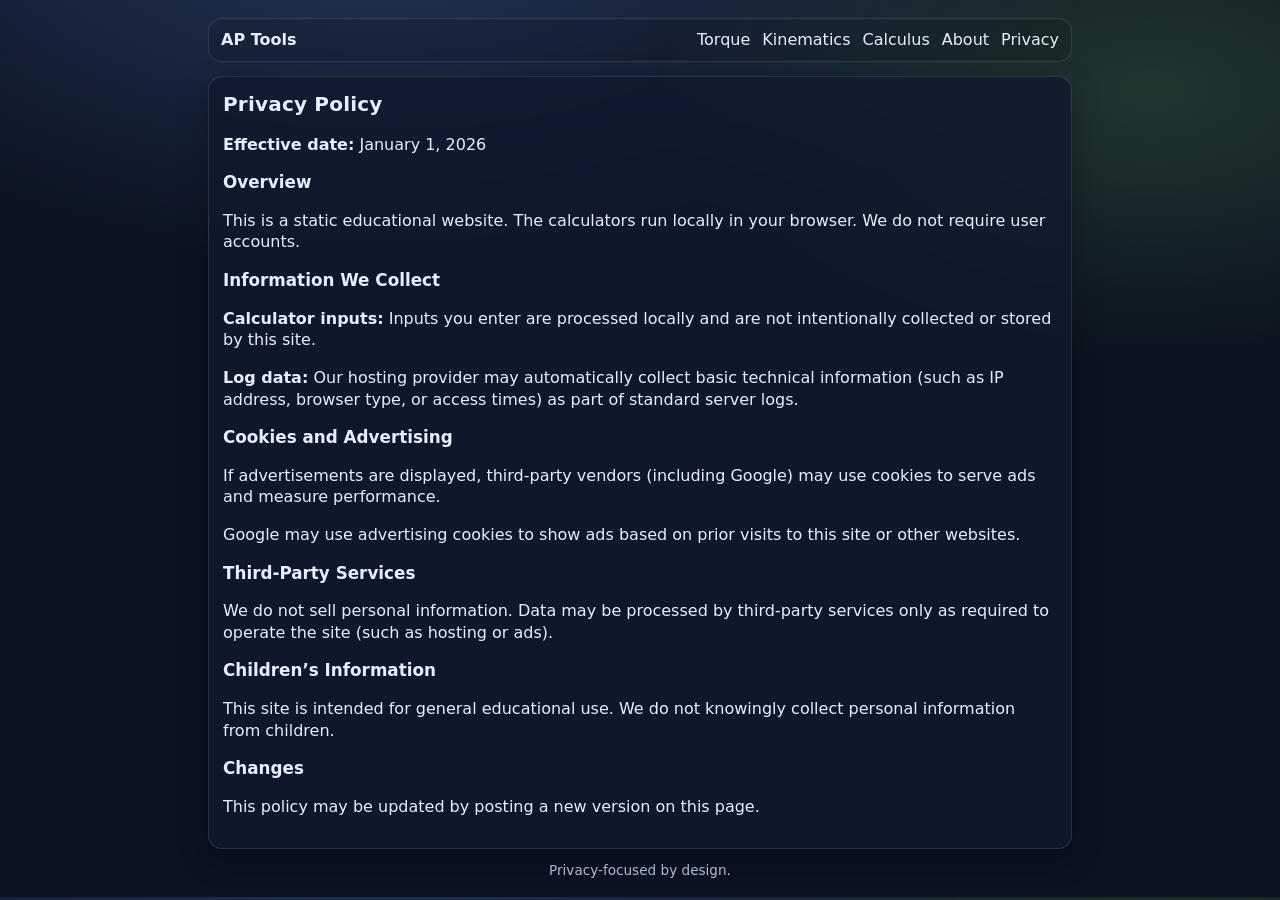
<file: privacy-policy/index.html>
<!doctype html>
<html lang="en">
<head>
  <meta charset="utf-8" />
  <meta name="viewport" content="width=device-width, initial-scale=1" />

  <title>Privacy Policy | AP Tools</title>
  <meta name="description" content="Privacy policy for AP Tools. These calculators run fully in your browser with no logins and no personal data required." />
  <link rel="canonical" href="https://yellown42.github.io/privacy-policy/" />

  <!-- Open Graph -->
  <meta property="og:title" content="Privacy Policy | AP Tools" />
  <meta property="og:description" content="Privacy policy for AP Tools: browser-only calculators with no accounts and no personal information required." />
  <meta property="og:type" content="website" />
  <meta property="og:url" content="https://yellown42.github.io/privacy-policy/" />

  <!-- Twitter -->
  <meta name="twitter:card" content="summary" />

  <!-- Theme -->
  <meta name="theme-color" content="#0b1220" />

  <!-- Favicons -->
  <link rel="icon" href="/assets/favicon.ico" sizes="any">
  <link rel="icon" href="/assets/favicon.svg" type="image/svg+xml">
  <link rel="apple-touch-icon" href="/assets/apple-touch-icon.png">

  <link rel="stylesheet" href="/assets/site.css" />
</head>

<body>
  <div class="wrap">
    <!-- NAV GOES HERE -->
    <nav class="nav">
      <a class="brand" href="/">AP Tools</a>
      <div class="links">
        <a href="/torque-calculator/">Torque</a>
        <a href="/kinematics-solver/">Kinematics</a>
        <a href="/calculus-solver/">Calculus</a>
        <a href="/about/">About</a>
        <a href="/privacy-policy/">Privacy</a>
      </div>
    </nav>
    <!-- NAV ENDS HERE -->

    <section class="card">
      <h1>Privacy Policy</h1>

      <p><strong>Effective date:</strong> January 1, 2026</p>

      <h2>Overview</h2>
      <p>
        This is a static educational website. The calculators run locally in
        your browser. We do not require user accounts.
      </p>

      <h2>Information We Collect</h2>
      <p>
        <strong>Calculator inputs:</strong> Inputs you enter are processed
        locally and are not intentionally collected or stored by this site.
      </p>
      <p>
        <strong>Log data:</strong> Our hosting provider may automatically collect
        basic technical information (such as IP address, browser type, or access
        times) as part of standard server logs.
      </p>

      <h2>Cookies and Advertising</h2>
      <p>
        If advertisements are displayed, third-party vendors (including Google)
        may use cookies to serve ads and measure performance.
      </p>
      <p>
        Google may use advertising cookies to show ads based on prior visits to
        this site or other websites.
      </p>

      <h2>Third-Party Services</h2>
      <p>
        We do not sell personal information. Data may be processed by third-party
        services only as required to operate the site (such as hosting or ads).
      </p>

      <h2>Children’s Information</h2>
      <p>
        This site is intended for general educational use. We do not knowingly
        collect personal information from children.
      </p>

      <h2>Changes</h2>
      <p>
        This policy may be updated by posting a new version on this page.
      </p>
    </section>

    <footer>
      Privacy-focused by design.
    </footer>
  </div>

  <script src="/assets/site.js"></script>
</body>
</html>
</file>
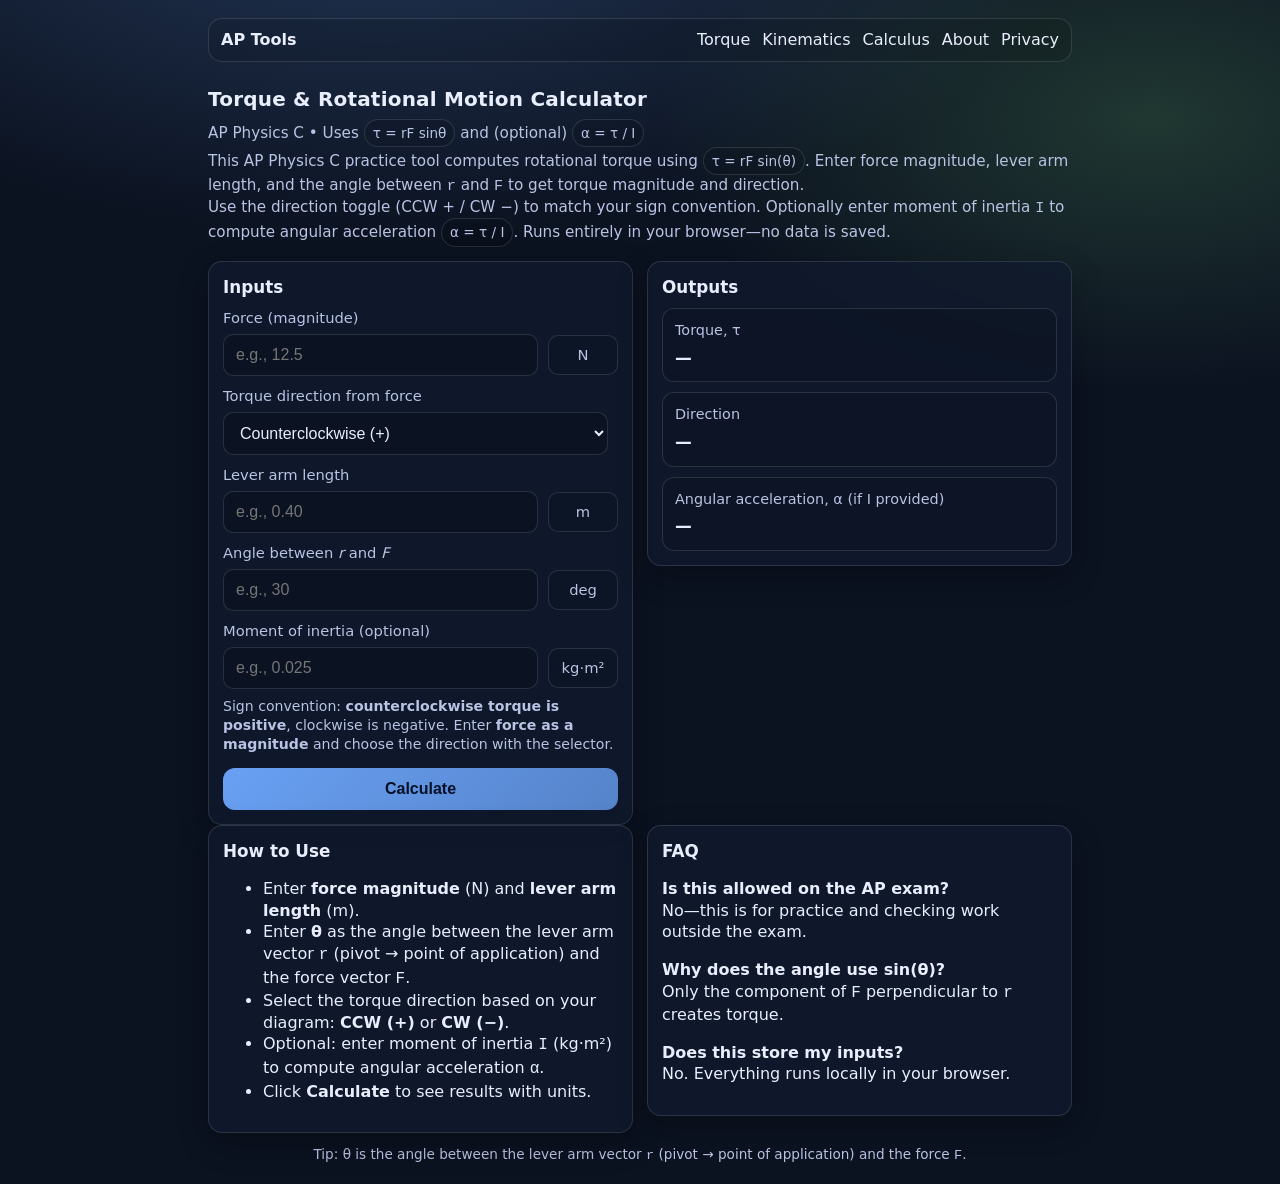
<file: torque-calculator/index.html>
<!doctype html>
<html lang="en">
<head>
  <meta charset="utf-8" />
  <meta name="viewport" content="width=device-width, initial-scale=1" />

  <title>AP Physics C — Torque & Rotation Calculator</title>
  <meta name="description" content="AP Physics C torque calculator using τ = rF sin(θ) with sign convention and optional angular acceleration α = τ/I." />
  <link rel="canonical" href="https://yellown42.github.io/torque-calculator/" />

  <!-- Open Graph -->
  <meta property="og:title" content="AP Physics C — Torque & Rotation Calculator" />
  <meta property="og:description" content="Compute torque with τ = rF sin(θ), include direction/sign, and optionally α = τ/I." />
  <meta property="og:type" content="website" />
  <meta property="og:url" content="https://yellown42.github.io/torque-calculator/" />

  <!-- Twitter -->
  <meta name="twitter:card" content="summary" />

  <!-- Theme -->
  <meta name="theme-color" content="#0b1220" />

  <!-- Favicons -->
  <link rel="icon" href="/assets/favicon.ico" sizes="any">
  <link rel="icon" href="/assets/favicon.svg" type="image/svg+xml">
  <link rel="apple-touch-icon" href="/assets/apple-touch-icon.png">

  <link rel="stylesheet" href="/assets/site.css" />
  <script src="/assets/site.js" defer></script>
</head>


<body>
  <div class="wrap">

    <!-- NAV GOES HERE -->
    <nav class="nav">
      <a class="brand" href="/">AP Tools</a>
      <div class="links">
        <a href="/torque-calculator/">Torque</a>
        <a href="/kinematics-solver/">Kinematics</a>
        <a href="/calculus-solver/">Calculus</a>
        <a href="/about/">About</a>
        <a href="/privacy-policy/">Privacy</a>
      </div>
    </nav>
    <!-- NAV ENDS HERE -->

    <header>
      <h1>Torque & Rotational Motion Calculator</h1>
      <p class="sub">AP Physics C • Uses <span class="pill">τ = rF sinθ</span> and (optional) <span class="pill">α = τ / I</span></p>
    
<p class="sub">This AP Physics C practice tool computes rotational torque using <span class="pill">τ = rF sin(θ)</span>. Enter force magnitude, lever arm length, and the angle between <code>r</code> and <code>F</code> to get torque magnitude and direction.</p>
<p class="sub">Use the direction toggle (CCW + / CW −) to match your sign convention. Optionally enter moment of inertia <code>I</code> to compute angular acceleration <span class="pill">α = τ / I</span>. Runs entirely in your browser—no data is saved.</p>
</header>

    <div class="grid">
      <!-- INPUTS -->
      <section class="card" aria-label="Inputs">
        <h2>Inputs</h2>

        <label for="force">Force (magnitude)</label>
        <div class="row">
          <input id="force" type="number" inputmode="decimal" step="any" min="0" placeholder="e.g., 12.5" />
          <div class="unit">N</div>
        </div>

        <label for="direction">Torque direction from force</label>
        <div class="row">
          <select id="direction" aria-label="Torque direction">
            <option value="+1">Counterclockwise (+)</option>
            <option value="-1">Clockwise (−)</option>
          </select>
        </div>

        <label for="lever">Lever arm length</label>
        <div class="row">
          <input id="lever" type="number" inputmode="decimal" step="any" placeholder="e.g., 0.40" />
          <div class="unit">m</div>
        </div>

        <label for="angle">Angle between <em>r</em> and <em>F</em></label>
        <div class="row">
          <input id="angle" type="number" inputmode="decimal" step="any" placeholder="e.g., 30" />
          <div class="unit">deg</div>
        </div>

        <label for="inertia">Moment of inertia (optional)</label>
        <div class="row">
          <input id="inertia" type="number" inputmode="decimal" step="any" placeholder="e.g., 0.025" />
          <div class="unit">kg·m²</div>
        </div>

        <p class="hint">
          Sign convention: <strong>counterclockwise torque is positive</strong>, clockwise is negative.
          Enter <strong>force as a magnitude</strong> and choose the direction with the selector.
        </p>

        <button id="calcBtn" type="button">Calculate</button>
      </section>

      <!-- OUTPUTS -->
      <section class="card" aria-label="Outputs">
        <h2>Outputs</h2>

        <div id="output" class="out">
          <div class="kv">
            <div class="k">Torque, τ</div>
            <div class="v">—</div>
          </div>
          <div class="kv">
            <div class="k">Direction</div>
            <div class="v">—</div>
          </div>
          <div class="kv">
            <div class="k">Angular acceleration, α (if I provided)</div>
            <div class="v">—</div>
          </div>
        </div>

        <div id="msg" class="kv" style="margin-top:10px; display:none;"></div>
      </section>
    </div>

    

    <div class="grid">
      <div class="card">
        <h2>How to Use</h2>
        <ul>
          <li>Enter <strong>force magnitude</strong> (N) and <strong>lever arm length</strong> (m).</li>
          <li>Enter <strong>θ</strong> as the angle between the lever arm vector <code>r</code> (pivot → point of application) and the force vector <code>F</code>.</li>
          <li>Select the torque direction based on your diagram: <strong>CCW (+)</strong> or <strong>CW (−)</strong>.</li>
          <li>Optional: enter moment of inertia <code>I</code> (kg·m²) to compute angular acceleration <code>α</code>.</li>
          <li>Click <strong>Calculate</strong> to see results with units.</li>
        </ul>
      </div>
      <div class="card">
        <h2>FAQ</h2>
        <p><strong>Is this allowed on the AP exam?</strong><br>
        No—this is for practice and checking work outside the exam.</p>

        <p><strong>Why does the angle use sin(θ)?</strong><br>
        Only the component of <code>F</code> perpendicular to <code>r</code> creates torque.</p>

        <p><strong>Does this store my inputs?</strong><br>
        No. Everything runs locally in your browser.</p>
      </div>
    </div>

<footer>
      Tip: θ is the angle between the lever arm vector <code>r</code> (pivot → point of application) and the force <code>F</code>.
    </footer>
  </div>

  <script>
    // =========================
    // AP Physics C Torque Notes
    // =========================
    // Torque magnitude about a pivot is:
    //   τ = r F sin(θ)
    // where:
    //   r = lever arm length (meters)
    //   F = force magnitude (Newtons)
    //   θ = angle between r and F (degrees here; must convert to radians for JS trig)
    //
    // Direction / sign:
    //   By common AP Physics convention, counterclockwise torque is positive (+),
    //   clockwise torque is negative (−).
    //
    // IMPORTANT:
    //   From only r, F, and θ (with θ entered as 0–180°),
    //   sin(θ) is nonnegative, so τ computed from magnitudes is nonnegative.
    //   To get a *signed* torque, you must include direction information.
    //
    // Updated approach:
    //   - Force input is magnitude-only (treated as always ≥ 0).
    //   - A direction selector provides the sign (+1 for CCW, −1 for CW).
    //   - We compute: τ = (directionSign) * r * F * sin(θ)
    //
    // Optional rotational dynamics:
    //   α = τ / I  (angular acceleration, rad/s^2)
    // where I is the moment of inertia about the same pivot axis.

    const $ = (id) => document.getElementById(id);

    const forceEl = $("force");
    const directionEl = $("direction");
    const leverEl = $("lever");
    const angleEl = $("angle");
    const inertiaEl = $("inertia");

    const outputEl = $("output");
    const msgEl = $("msg");
    const btn = $("calcBtn");

    // Format numbers cleanly for students (avoid huge floating noise).
    function fmt(x) {
      if (!isFinite(x)) return "—";
      return Number.parseFloat(x.toPrecision(4)).toString();
    }

    function showMessage(text, isError=false) {
      msgEl.style.display = "block";
      msgEl.textContent = text;
      msgEl.classList.toggle("error", isError);
    }

    function clearMessage() {
      msgEl.style.display = "none";
      msgEl.textContent = "";
      msgEl.classList.remove("error");
    }

    function setOutputs(torqueText, dirText, alphaText) {
      const boxes = outputEl.querySelectorAll(".kv .v");
      boxes[0].textContent = torqueText;
      boxes[1].textContent = dirText;
      boxes[2].textContent = alphaText;
    }

    btn.addEventListener("click", () => {
      clearMessage();

      // Read input values as numbers.
      const Fraw = Number(forceEl.value);
      const r = Number(leverEl.value);
      const thetaDeg = Number(angleEl.value);

      // Direction sign: +1 (CCW) or -1 (CW)
      const dirSign = Number(directionEl.value);

      // Basic validation for required inputs.
      if (!isFinite(Fraw) || !isFinite(r) || !isFinite(thetaDeg) || !isFinite(dirSign)) {
        setOutputs("—", "—", "—");
        showMessage("Please enter valid numbers for Force, lever arm length, and angle.", true);
        return;
      }

      // Force is magnitude-only; treat any input as magnitude.
      const F = Math.abs(Fraw);

      if (F < 0) {
        // (This won't happen after abs, but kept as a sanity guard.)
        setOutputs("—", "—", "—");
        showMessage("Force magnitude should be nonnegative.", true);
        return;
      }
      if (r < 0) {
        setOutputs("—", "—", "—");
        showMessage("Lever arm length r should be nonnegative.", true);
        return;
      }

      // Convert degrees to radians because Math.sin uses radians.
      const thetaRad = thetaDeg * Math.PI / 180;

      // Torque magnitude from τ = r * F * sin(θ)
      const tauMag = r * F * Math.sin(thetaRad);

      // Signed torque uses the selected direction sign.
      const tau = dirSign * tauMag;

      // Direction label.
      let direction = "Zero torque";
      if (Math.abs(tau) > 0) {
        direction = (tau > 0) ? "Counterclockwise (+)" : "Clockwise (−)";
      }

      // Optional angular acceleration if I is provided and valid.
      let alphaText = "—";
      const Iraw = inertiaEl.value.trim();
      if (Iraw !== "") {
        const I = Number(Iraw);
        if (!isFinite(I) || I <= 0) {
          alphaText = "—";
          showMessage("Moment of inertia I must be a positive number if provided.", true);
        } else {
          // α = τ / I  (units: rad/s² because τ is N·m and I is kg·m²)
          const alpha = tau / I;
          alphaText = `${fmt(alpha)} rad/s²`;
        }
      }

      // Display outputs with units.
      const torqueText = `${fmt(tau)} N·m`;
      setOutputs(torqueText, direction, alphaText);

      // Helpful note when θ makes sin(θ) negative (e.g., user enters 210°)
      if (Math.sin(thetaRad) < 0) {
        showMessage("Note: sin(θ) is negative for this angle. Many problems define θ between 0° and 180°.", false);
      }
    });
  </script>
</body>
</html>
</file>
<file: assets/site.css>
:root{
  --bg: #0b1220;
  --card: #111a2e;
  --text: #e9eefc;
  --muted: #b9c3e3;
  --line: rgba(255,255,255,0.12);
  --accent: #6ea8ff;
  --bad: #ff6b6b;
  --good: #7ee081;
}

*{ box-sizing: border-box; }

body{
  margin: 0;
  font-family: system-ui, -apple-system, Segoe UI, Roboto, Arial, sans-serif;
  background:
    radial-gradient(1200px 600px at 30% -10%, rgba(110,168,255,0.25), transparent 60%),
    radial-gradient(900px 500px at 90% 10%, rgba(126,224,129,0.18), transparent 55%),
    var(--bg);
  color: var(--text);
  line-height: 1.35;
}

.wrap{
  max-width: 900px;
  margin: 0 auto;
  padding: 18px;
}

header{
  padding: 10px 0 14px;
}
h1{
  margin: 0 0 6px;
  font-size: 1.25rem;
  letter-spacing: 0.2px;
}
.sub{
  margin: 0;
  color: var(--muted);
  font-size: 0.95rem;
}

/* NAVBAR (matches site style) */
.nav{
  display:flex;
  justify-content:space-between;
  align-items:center;
  gap:12px;
  padding:10px 12px;
  border:1px solid var(--line);
  border-radius:14px;
  background: rgba(0,0,0,0.12);
  margin-bottom: 14px;
}
.nav a{
  color: var(--text);
  text-decoration:none;
}
.nav a:hover{ text-decoration: underline; }
.brand{ font-weight: 700; }
.links{
  display:flex;
  gap:12px;
  flex-wrap:wrap;
  justify-content:flex-end;
}
.nav a[aria-current="page"]{
  text-decoration: underline;
  text-underline-offset: 4px;
}

/* GRID + CARDS */
.grid{
  display: grid;
  grid-template-columns: 1fr;
  gap: 14px;
}
@media (min-width: 800px){
  .grid{
    grid-template-columns: 1fr 1fr;
    align-items: start;
  }
}

/* Landing page card layout */
.grid.landing{
  grid-template-columns: 1fr;
}

@media (min-width: 720px){
  .grid.landing{
    grid-template-columns: repeat(3, 1fr);
  }
}


.card{
  background: rgba(17,26,46,0.82);
  border: 1px solid var(--line);
  border-radius: 14px;
  padding: 14px;
  box-shadow: 0 10px 30px rgba(0,0,0,0.25);
  backdrop-filter: blur(6px);
}

.card h2{
  margin: 0 0 10px;
  font-size: 1.05rem;
}

/* Landing cards behave like full clickable cards */
a.card{
  display:block;
  color: var(--text);
  text-decoration: none;
  transition: transform .12s ease, border-color .12s ease;
}

a.card:hover{
  transform: translateY(-2px);
  border-color: rgba(110,168,255,.6);
}

label{
  display: block;
  margin: 10px 0 6px;
  color: var(--muted);
  font-size: 0.92rem;
}

/* Landing page hero */
header.landing{
  text-align: center;
  margin: 24px 0 20px;
}

header.landing .sub{
  max-width: 560px;
  margin: 0 auto;
}


.row{
  display: grid;
  grid-template-columns: 1fr auto;
  gap: 10px;
  align-items: center;
}

input, select{
  width: 100%;
  padding: 11px 12px;
  border-radius: 10px;
  border: 1px solid var(--line);
  background: rgba(0,0,0,0.18);
  color: var(--text);
  font-size: 1rem;
  outline: none;
}
input:focus, select:focus{
  border-color: rgba(110,168,255,0.7);
  box-shadow: 0 0 0 3px rgba(110,168,255,0.18);
}

.unit{
  padding: 9px 10px;
  border-radius: 10px;
  border: 1px solid var(--line);
  color: var(--muted);
  font-size: 0.92rem;
  background: rgba(0,0,0,0.10);
  min-width: 70px;
  text-align: center;
  user-select: none;
}

.hint{
  margin: 8px 0 0;
  color: var(--muted);
  font-size: 0.88rem;
}

button{
  width: 100%;
  margin-top: 14px;
  padding: 12px 14px;
  border: none;
  border-radius: 12px;
  background: linear-gradient(135deg, rgba(110,168,255,0.95), rgba(110,168,255,0.75));
  color: #061027;
  font-weight: 700;
  font-size: 1rem;
  cursor: pointer;
}
button:active{ transform: translateY(1px); }

.out{
  display: grid;
  gap: 10px;
}
.kv{
  border: 1px solid var(--line);
  border-radius: 12px;
  padding: 12px;
  background: rgba(0,0,0,0.12);
}
.k{
  color: var(--muted);
  font-size: 0.9rem;
  margin-bottom: 6px;
}
.v{
  font-size: 1.05rem;
  font-weight: 650;
  word-break: break-word;
  white-space: pre-wrap;
}

.pill{
  display: inline-block;
  padding: 4px 8px;
  border-radius: 999px;
  font-size: 0.85rem;
  border: 1px solid var(--line);
  color: var(--muted);
  background: rgba(0,0,0,0.10);
}

footer{
  margin-top: 12px;
  color: var(--muted);
  font-size: 0.85rem;
  text-align: center;
}

code{
  font-family: ui-monospace, SFMono-Regular, Menlo, Monaco, Consolas, "Liberation Mono", monospace;
}
</file>
